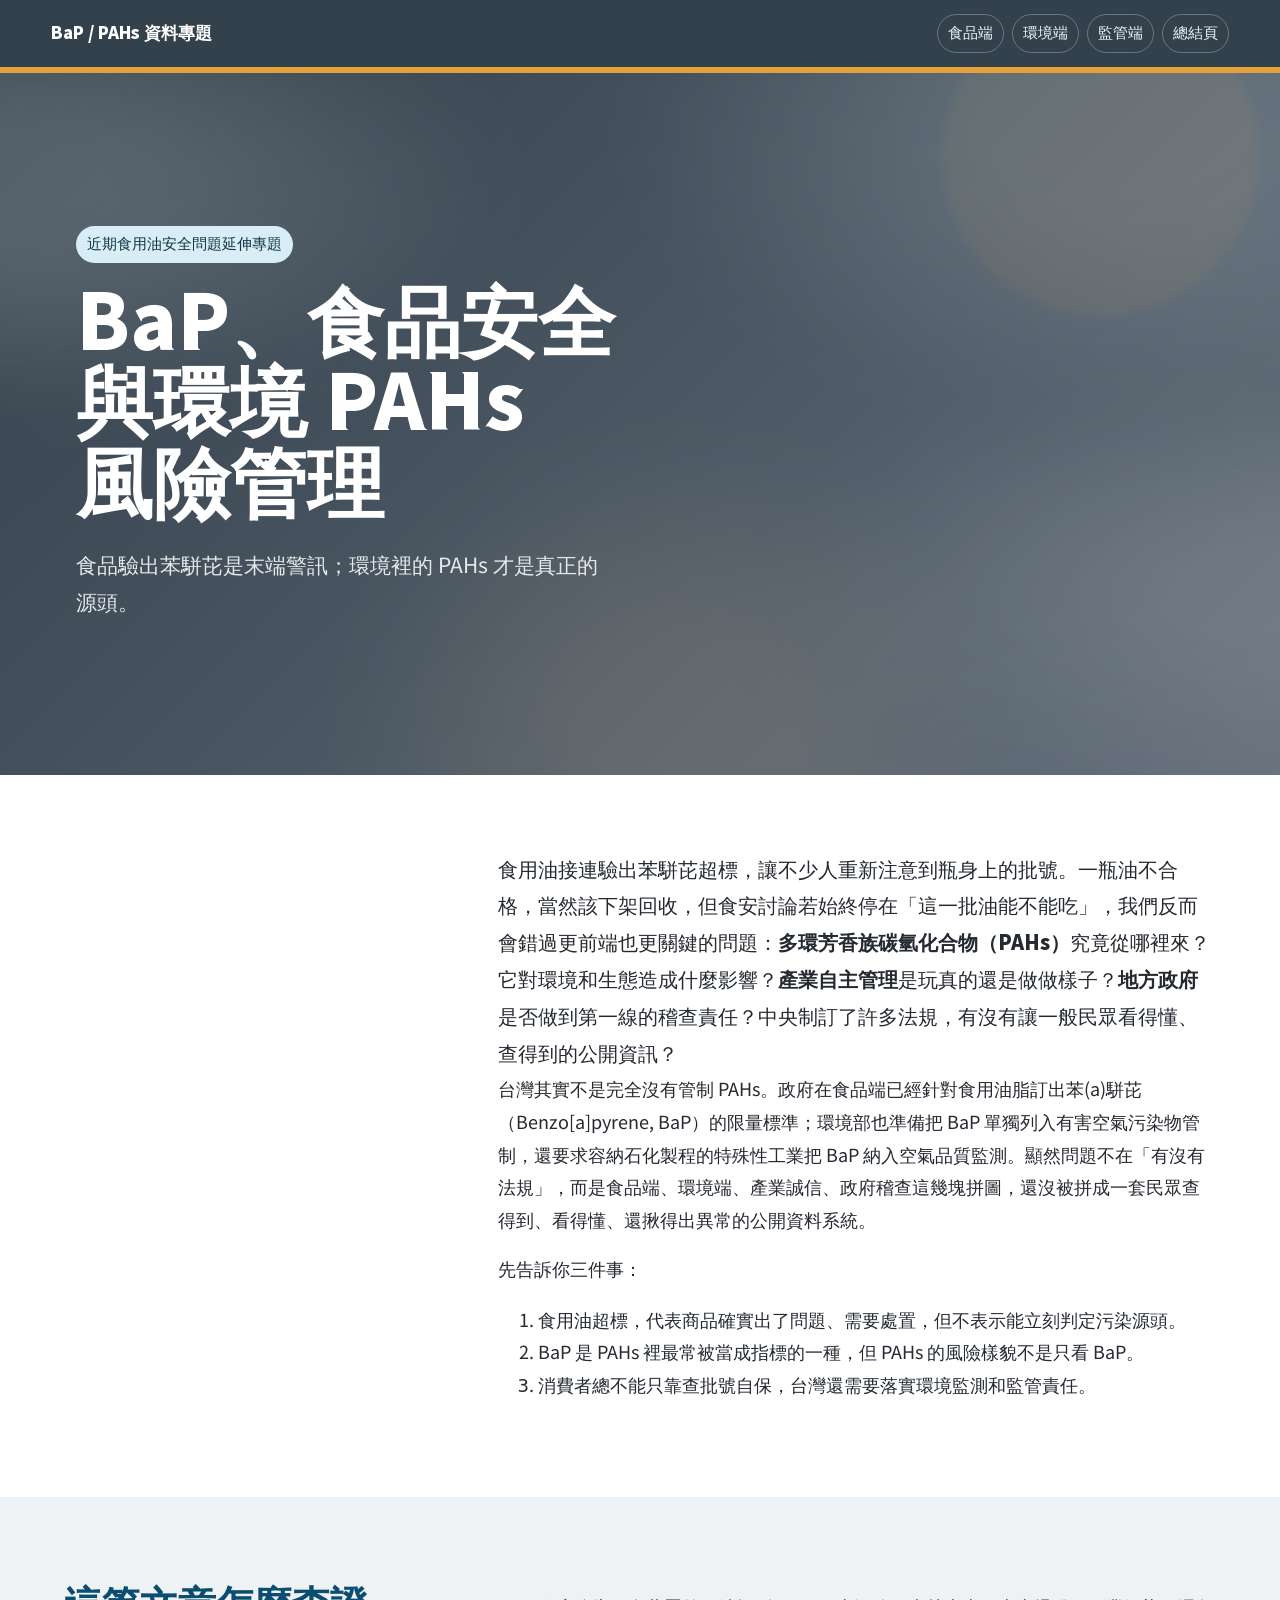
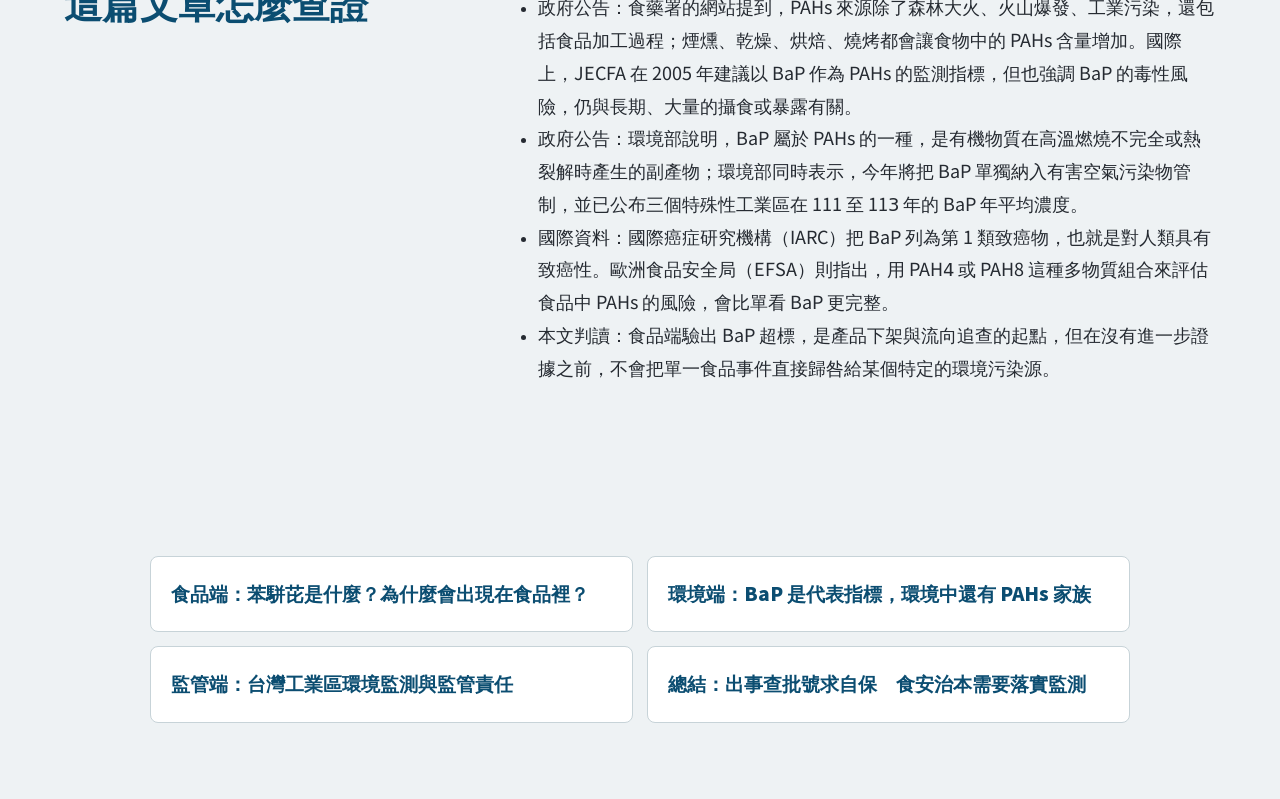
<file: index.html>
<!doctype html>
<html lang="zh-Hant">
<head>
  <meta charset="utf-8">
  <meta name="viewport" content="width=device-width, initial-scale=1">
  <title>BaP、食品安全與環境 PAHs 風險管理｜BaP / PAHs 資料專題</title>
  <meta name="description" content="食用油事件延伸專題：苯駢芘、食品風險與環境 PAHs 管理。">
  <link rel="stylesheet" href="styles.css">
</head>
<body>
  <header class="topbar">
    <a class="brand" href="index.html">BaP / PAHs 資料專題</a>
    <nav class="nav" aria-label="頁面導覽">
      <a href="food.html">食品端</a>
      <a href="environment.html">環境端</a>
      <a href="oversight.html">監管端</a>
      <a href="summary.html">總結頁</a>
    </nav>
  </header>
  <section class="hero smoke-band">
    <div class="hero-copy">
      <div class="eyebrow">近期食用油安全問題延伸專題</div>
      <h1>BaP、食品安全與環境 PAHs 風險管理</h1>
      <p>食品驗出苯駢芘是末端警訊；環境裡的 PAHs 才是真正的源頭。</p>
    </div>
  </section>
  <main>
    <section class="band band-light">
      <div class="section-grid">
        <div></div>
        <div class="content">
          <p class="lead">食用油接連驗出苯駢芘超標，讓不少人重新注意到瓶身上的批號。一瓶油不合格，當然該下架回收，但食安討論若始終停在「這一批油能不能吃」，我們反而會錯過更前端也更關鍵的問題：<strong>多環芳香族碳氫化合物（PAHs）</strong>究竟從哪裡來？它對環境和生態造成什麼影響？<strong>產業自主管理</strong>是玩真的還是做做樣子？<strong>地方政府</strong>是否做到第一線的稽查責任？中央制訂了許多法規，有沒有讓一般民眾看得懂、查得到的公開資訊？</p>
          <p>台灣其實不是完全沒有管制 PAHs。政府在食品端已經針對食用油脂訂出苯(a)駢芘（Benzo[a]pyrene, BaP）的限量標準；環境部也準備把 BaP 單獨列入有害空氣污染物管制，還要求容納石化製程的特殊性工業把 BaP 納入空氣品質監測。顯然問題不在「有沒有法規」，而是食品端、環境端、產業誠信、政府稽查這幾塊拼圖，還沒被拼成一套民眾查得到、看得懂、還揪得出異常的公開資料系統。</p>
          <p>先告訴你三件事：</p>
          <ol>
            <li>食用油超標，代表商品確實出了問題、需要處置，但不表示能立刻判定污染源頭。</li>
            <li>BaP 是 PAHs 裡最常被當成指標的一種，但 PAHs 的風險樣貌不是只看 BaP。</li>
            <li>消費者總不能只靠查批號自保，台灣還需要落實環境監測和監管責任。</li>
          </ol>
        </div>
      </div>
    </section>

    <section class="band band-gray">
      <div class="section-grid">
        <div><h2>這篇文章怎麼查證</h2></div>
        <div class="content">
          <ul>
            <li>政府公告：食藥署的網站提到，PAHs 來源除了森林大火、火山爆發、工業污染，還包括食品加工過程；煙燻、乾燥、烘焙、燒烤都會讓食物中的 PAHs 含量增加。國際上，JECFA 在 2005 年建議以 BaP 作為 PAHs 的監測指標，但也強調 BaP 的毒性風險，仍與長期、大量的攝食或暴露有關。</li>
            <li>政府公告：環境部說明，BaP 屬於 PAHs 的一種，是有機物質在高溫燃燒不完全或熱裂解時產生的副產物；環境部同時表示，今年將把 BaP 單獨納入有害空氣污染物管制，並已公布三個特殊性工業區在 111 至 113 年的 BaP 年平均濃度。</li>
            <li>國際資料：國際癌症研究機構（IARC）把 BaP 列為第 1 類致癌物，也就是對人類具有致癌性。歐洲食品安全局（EFSA）則指出，用 PAH4 或 PAH8 這種多物質組合來評估食品中 PAHs 的風險，會比單看 BaP 更完整。</li>
            <li>本文判讀：食品端驗出 BaP 超標，是產品下架與流向追查的起點，但在沒有進一步證據之前，不會把單一食品事件直接歸咎給某個特定的環境污染源。</li>
          </ul>
        </div>
      </div>
    </section>

    <section class="band band-gray">
      <div class="next-grid">
        <a class="next-link" href="food.html"><strong>食品端：苯駢芘是什麼？為什麼會出現在食品裡？</strong></a>
        <a class="next-link" href="environment.html"><strong>環境端：BaP 是代表指標，環境中還有 PAHs 家族</strong></a>
        <a class="next-link" href="oversight.html"><strong>監管端：台灣工業區環境監測與監管責任</strong></a>
        <a class="next-link" href="summary.html"><strong>總結：出事查批號求自保　食安治本需要落實監測</strong></a>
      </div>
    </section>
  </main>
</body>
</html>
</file>
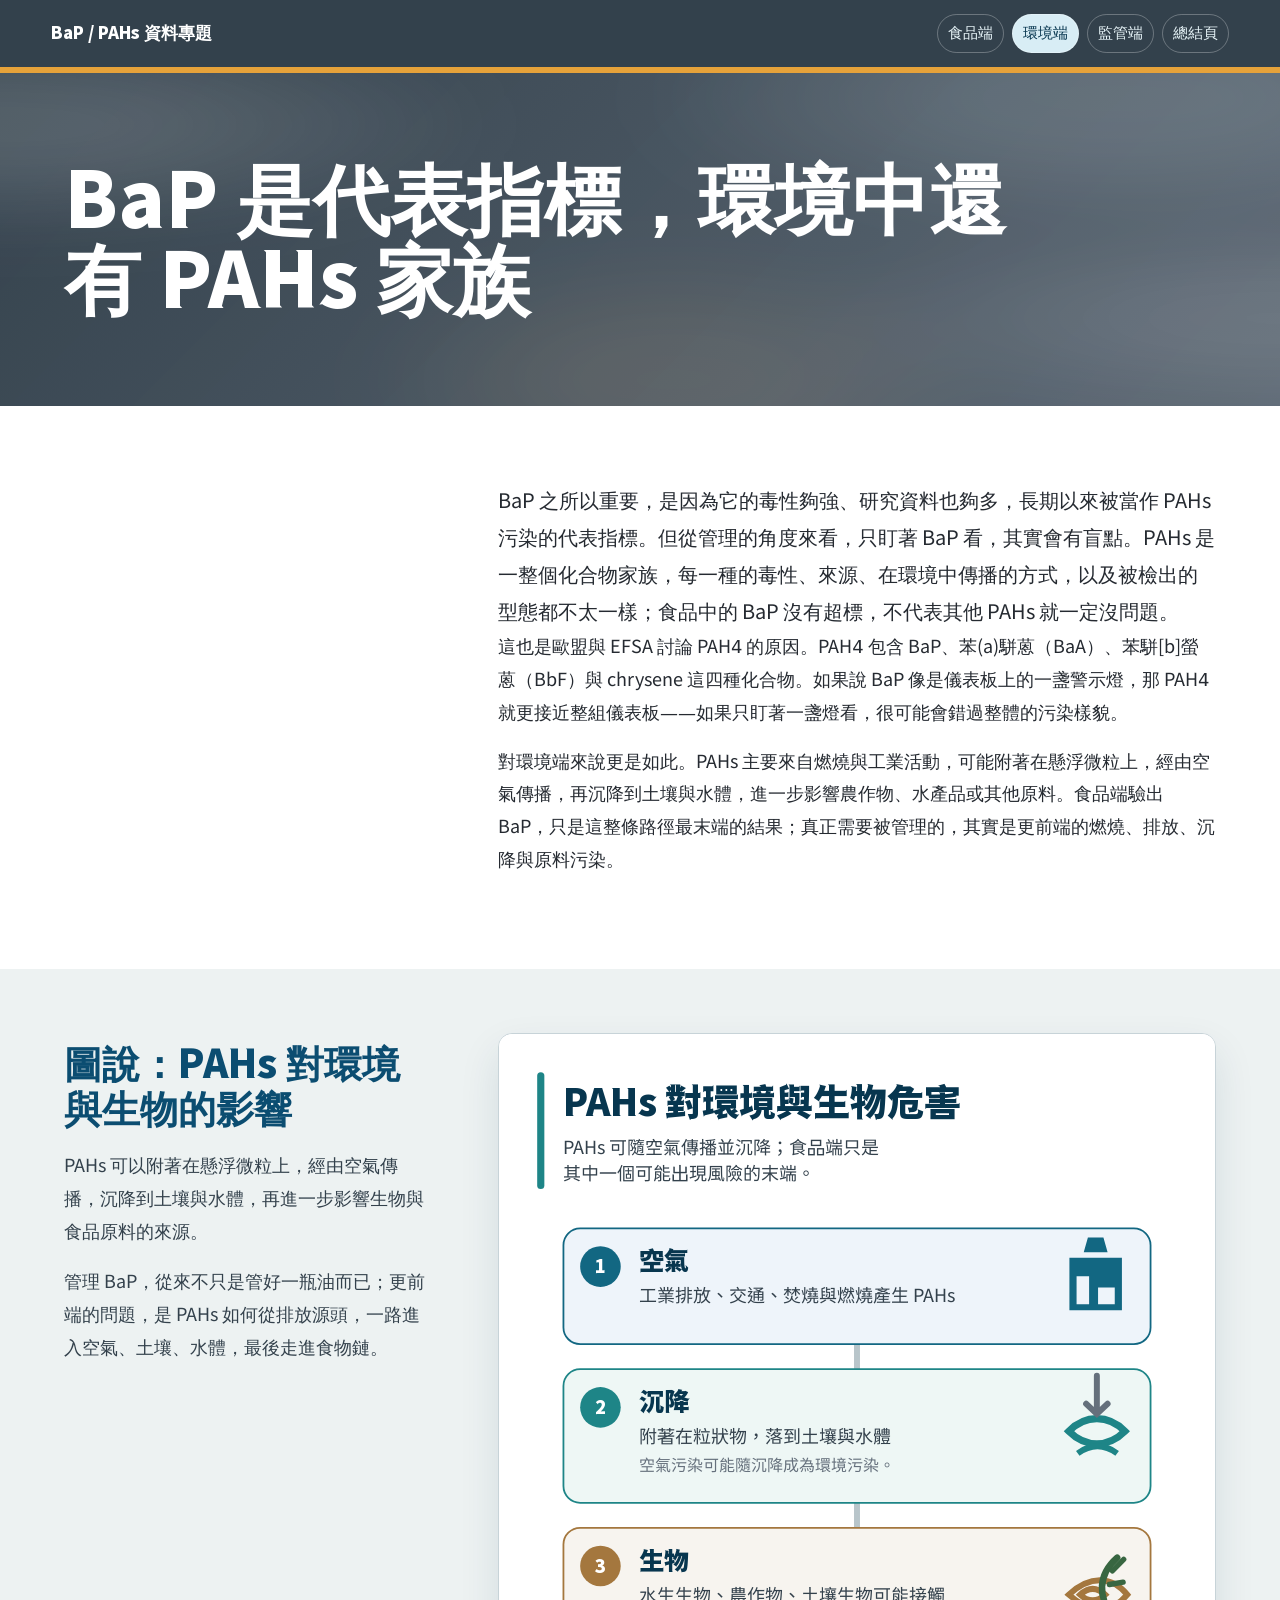
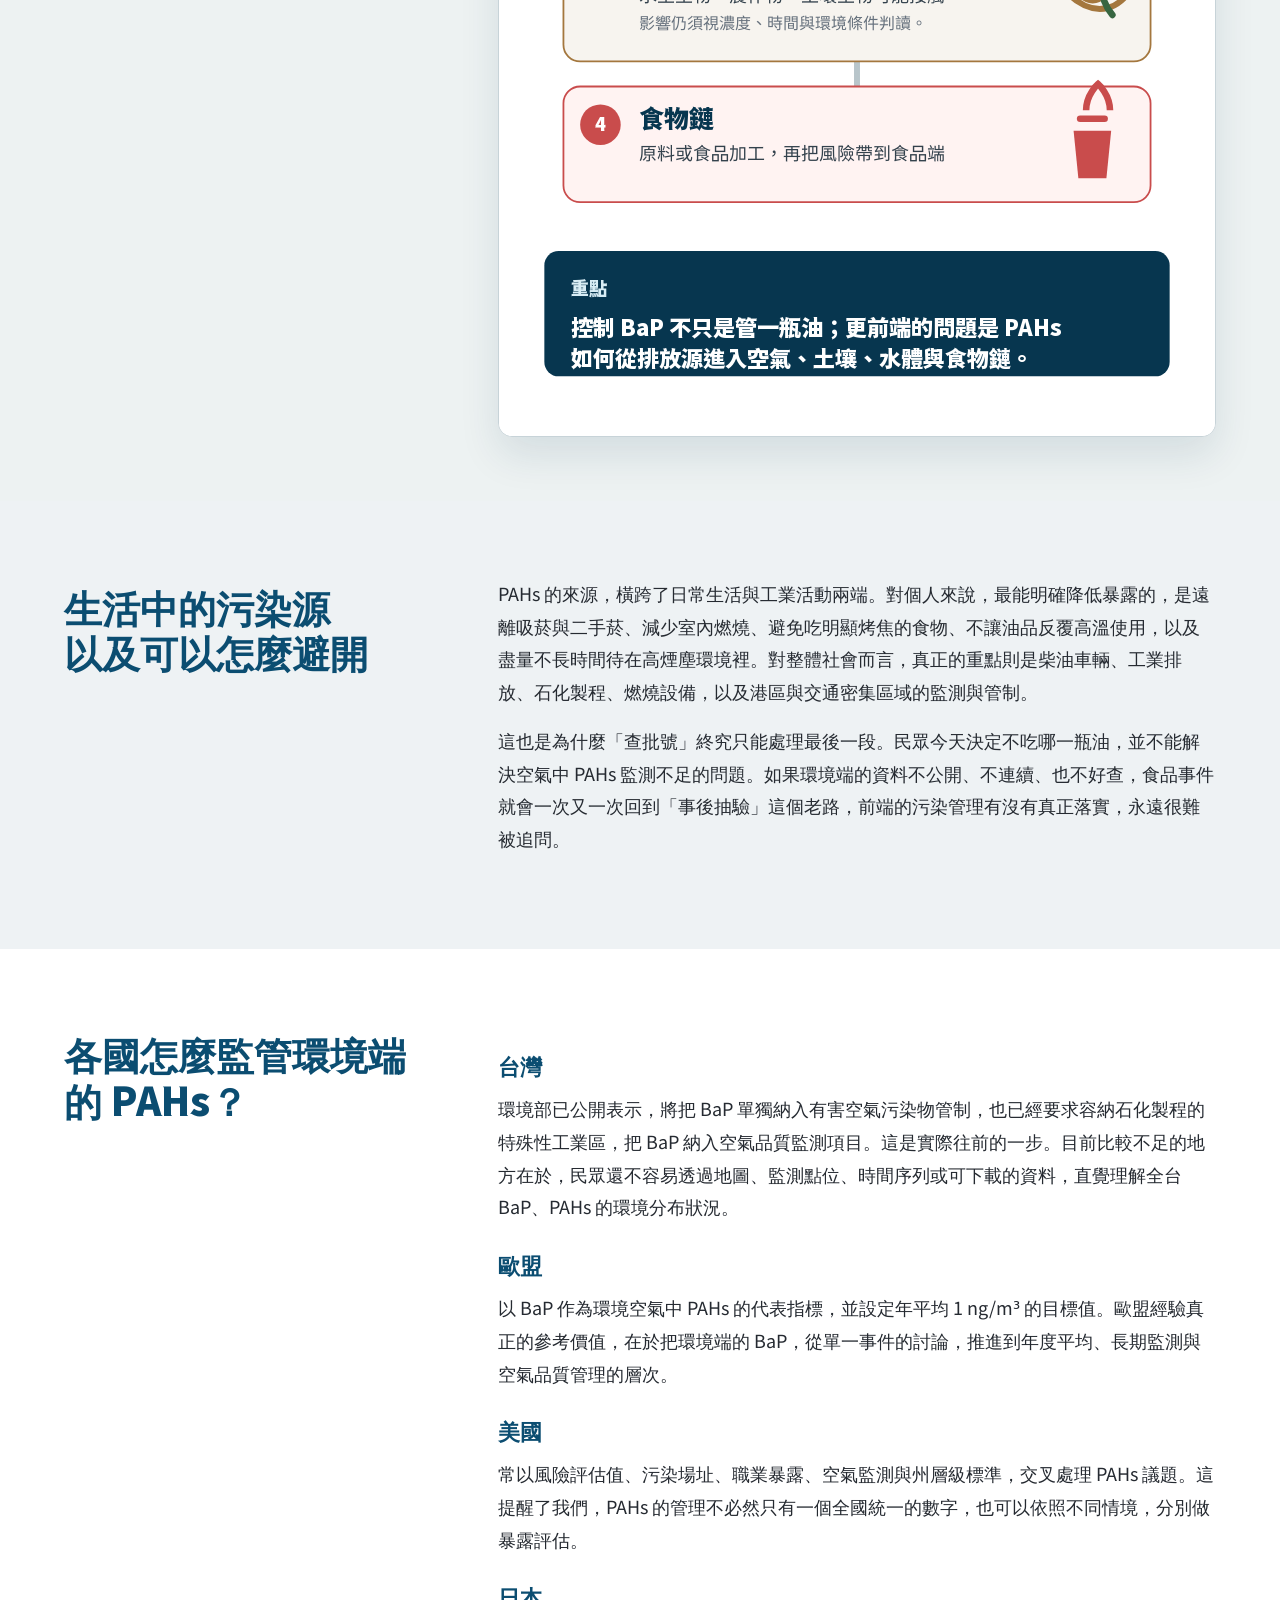
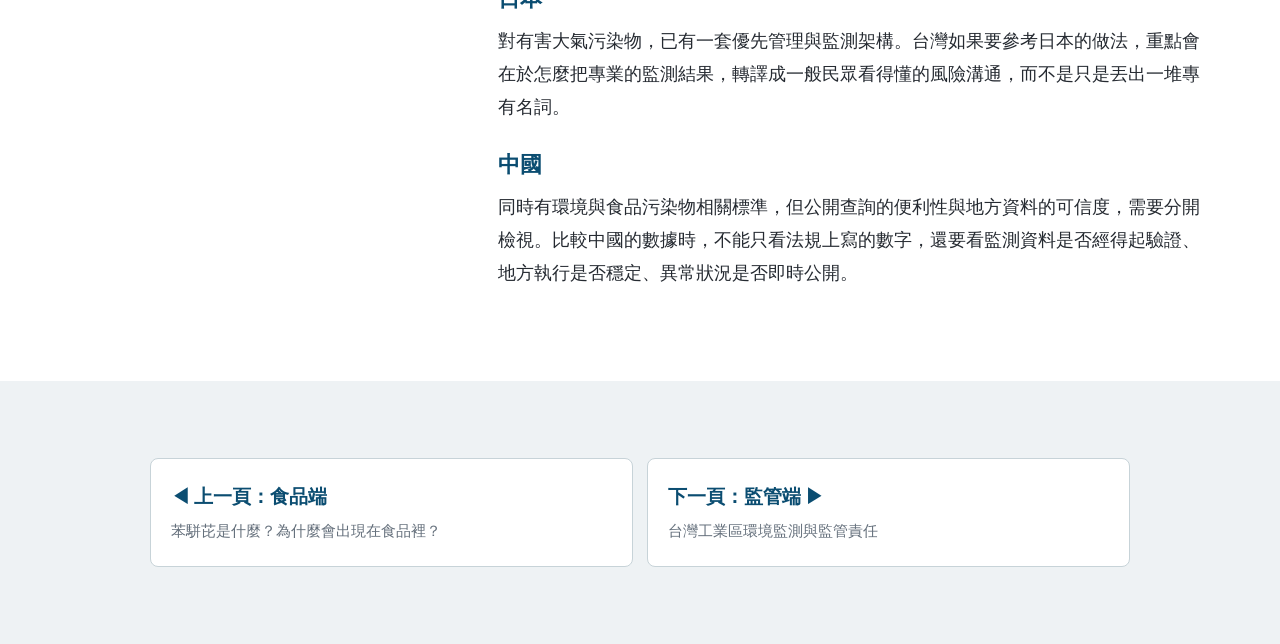
<file: environment.html>
<!doctype html>
<html lang="zh-Hant">
<head><meta charset="utf-8"><meta name="viewport" content="width=device-width, initial-scale=1"><title>BaP 是代表指標，環境中還有 PAHs 家族｜BaP / PAHs 資料專題</title><link rel="stylesheet" href="styles.css"></head>
<body>
  <header class="topbar"><a class="brand" href="index.html">BaP / PAHs 資料專題</a><nav class="nav" aria-label="頁面導覽"><a href="food.html">食品端</a><a href="environment.html" aria-current="page">環境端</a><a href="oversight.html">監管端</a><a href="summary.html">總結頁</a></nav></header>
  <section class="page-hero smoke-band"><h1>BaP 是代表指標，環境中還有 PAHs 家族</h1></section>
  <main>
    <section class="band band-light"><div class="section-grid"><div></div><div class="content"><p class="lead">BaP 之所以重要，是因為它的毒性夠強、研究資料也夠多，長期以來被當作 PAHs 污染的代表指標。但從管理的角度來看，只盯著 BaP 看，其實會有盲點。PAHs 是一整個化合物家族，每一種的毒性、來源、在環境中傳播的方式，以及被檢出的型態都不太一樣；食品中的 BaP 沒有超標，不代表其他 PAHs 就一定沒問題。</p><p>這也是歐盟與 EFSA 討論 PAH4 的原因。PAH4 包含 BaP、苯(a)駢蒽（BaA）、苯駢[b]螢蒽（BbF）與 chrysene 這四種化合物。如果說 BaP 像是儀表板上的一盞警示燈，那 PAH4 就更接近整組儀表板——如果只盯著一盞燈看，很可能會錯過整體的污染樣貌。</p><p>對環境端來說更是如此。PAHs 主要來自燃燒與工業活動，可能附著在懸浮微粒上，經由空氣傳播，再沉降到土壤與水體，進一步影響農作物、水產品或其他原料。食品端驗出 BaP，只是這整條路徑最末端的結果；真正需要被管理的，其實是更前端的燃燒、排放、沉降與原料污染。</p></div></div></section>
    <section class="band visual-band"><div class="visual-layout"><div class="visual-copy"><h2>圖說：PAHs 對環境與生物的影響</h2><p>PAHs 可以附著在懸浮微粒上，經由空氣傳播，沉降到土壤與水體，再進一步影響生物與食品原料的來源。</p><p>管理 BaP，從來不只是管好一瓶油而已；更前端的問題，是 PAHs 如何從排放源頭，一路進入空氣、土壤、水體，最後走進食物鏈。</p></div><figure class="visual-card"><img src="assets/card-02-pahs-environment.svg" alt="PAHs 對環境與生物危害的路徑圖。"></figure></div></section>
    <section class="band band-gray"><div class="section-grid"><div><h2>生活中的污染源<br>以及可以怎麼避開</h2></div><div class="content"><p>PAHs 的來源，橫跨了日常生活與工業活動兩端。對個人來說，最能明確降低暴露的，是遠離吸菸與二手菸、減少室內燃燒、避免吃明顯烤焦的食物、不讓油品反覆高溫使用，以及盡量不長時間待在高煙塵環境裡。對整體社會而言，真正的重點則是柴油車輛、工業排放、石化製程、燃燒設備，以及港區與交通密集區域的監測與管制。</p><p>這也是為什麼「查批號」終究只能處理最後一段。民眾今天決定不吃哪一瓶油，並不能解決空氣中 PAHs 監測不足的問題。如果環境端的資料不公開、不連續、也不好查，食品事件就會一次又一次回到「事後抽驗」這個老路，前端的污染管理有沒有真正落實，永遠很難被追問。</p></div></div></section>
    <section class="band band-light"><div class="section-grid"><div><h2>各國怎麼監管環境端的 PAHs？</h2></div><div class="content"><h3>台灣</h3><p>環境部已公開表示，將把 BaP 單獨納入有害空氣污染物管制，也已經要求容納石化製程的特殊性工業區，把 BaP 納入空氣品質監測項目。這是實際往前的一步。目前比較不足的地方在於，民眾還不容易透過地圖、監測點位、時間序列或可下載的資料，直覺理解全台 BaP、PAHs 的環境分布狀況。</p><h3>歐盟</h3><p>以 BaP 作為環境空氣中 PAHs 的代表指標，並設定年平均 1 ng/m³ 的目標值。歐盟經驗真正的參考價值，在於把環境端的 BaP，從單一事件的討論，推進到年度平均、長期監測與空氣品質管理的層次。</p><h3>美國</h3><p>常以風險評估值、污染場址、職業暴露、空氣監測與州層級標準，交叉處理 PAHs 議題。這提醒了我們，PAHs 的管理不必然只有一個全國統一的數字，也可以依照不同情境，分別做暴露評估。</p><h3>日本</h3><p>對有害大氣污染物，已有一套優先管理與監測架構。台灣如果要參考日本的做法，重點會在於怎麼把專業的監測結果，轉譯成一般民眾看得懂的風險溝通，而不是只是丟出一堆專有名詞。</p><h3>中國</h3><p>同時有環境與食品污染物相關標準，但公開查詢的便利性與地方資料的可信度，需要分開檢視。比較中國的數據時，不能只看法規上寫的數字，還要看監測資料是否經得起驗證、地方執行是否穩定、異常狀況是否即時公開。</p></div></div></section>
    <section class="band band-gray"><div class="next-grid"><a class="next-link" href="food.html"><strong>◀ 上一頁：食品端</strong><span>苯駢芘是什麼？為什麼會出現在食品裡？</span></a><a class="next-link" href="oversight.html"><strong>下一頁：監管端 ▶</strong><span>台灣工業區環境監測與監管責任</span></a></div></section>
  </main>
</body>
</html>
</file>
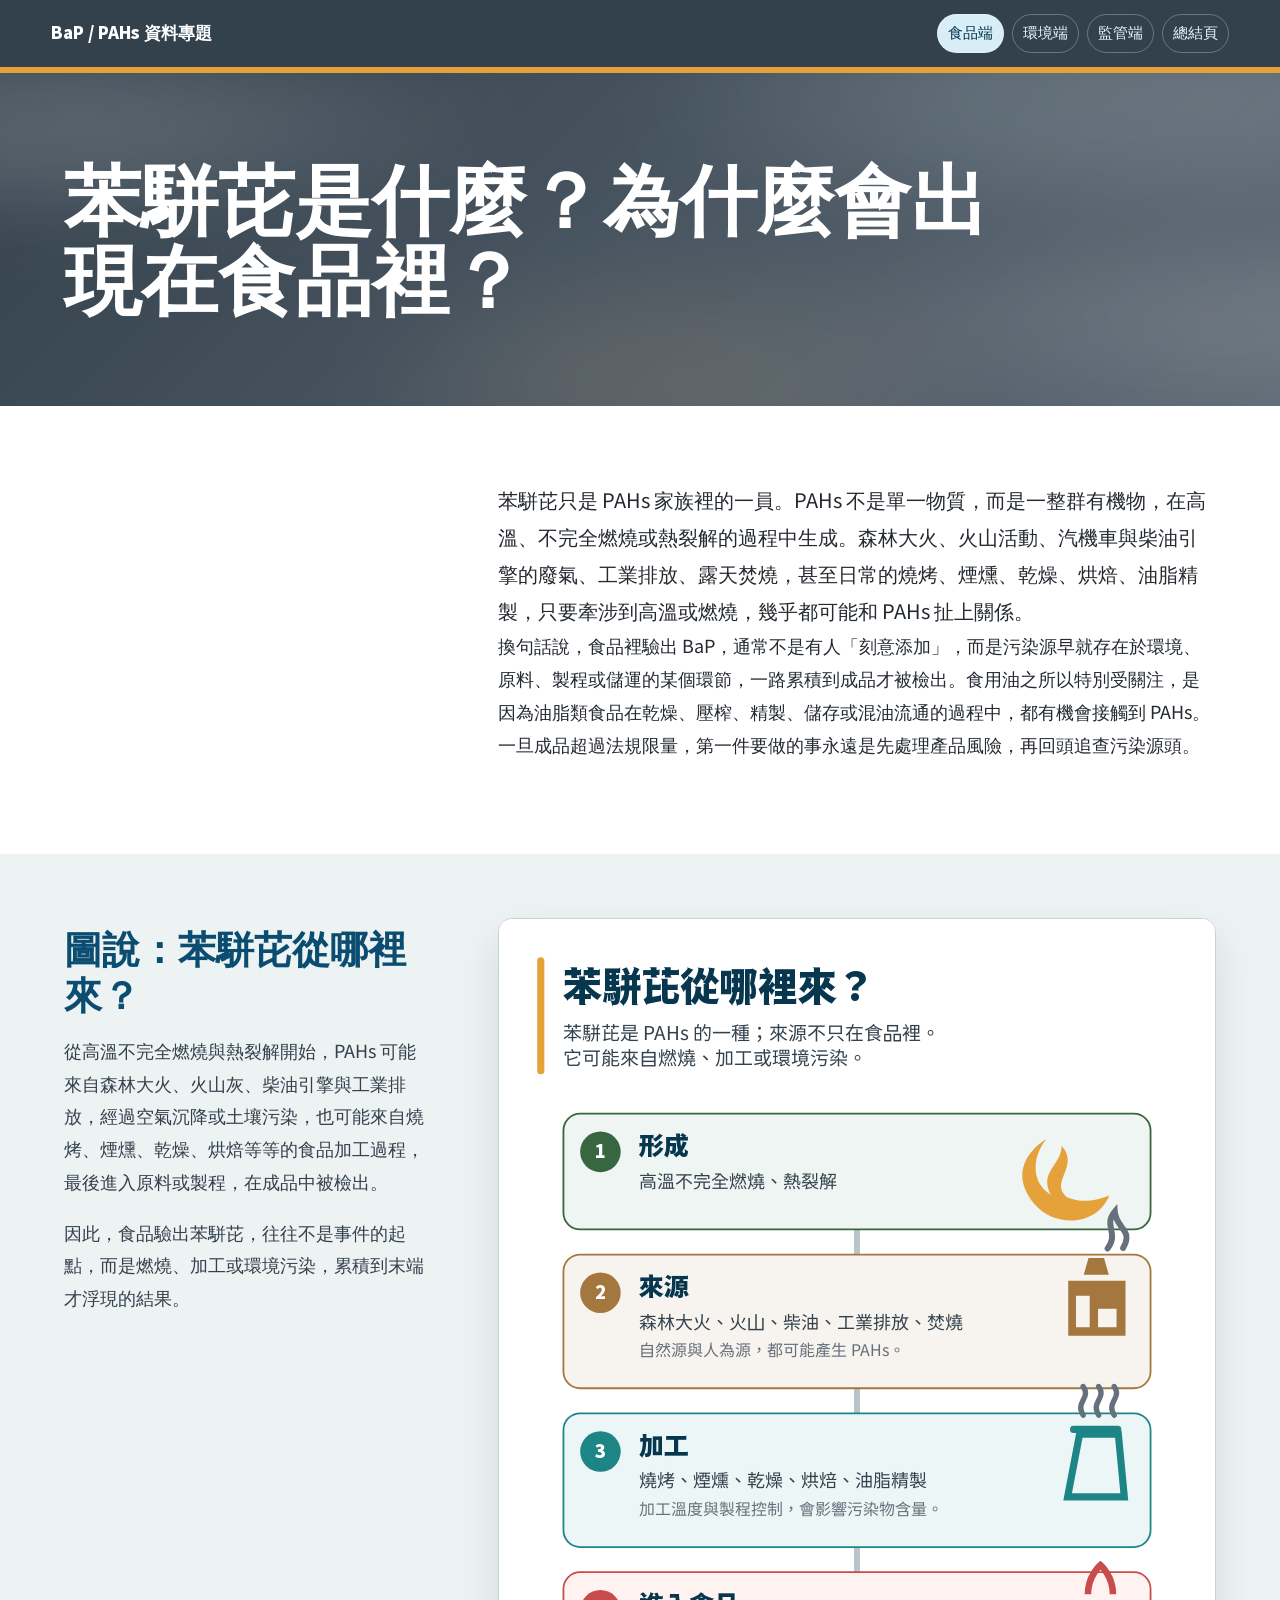
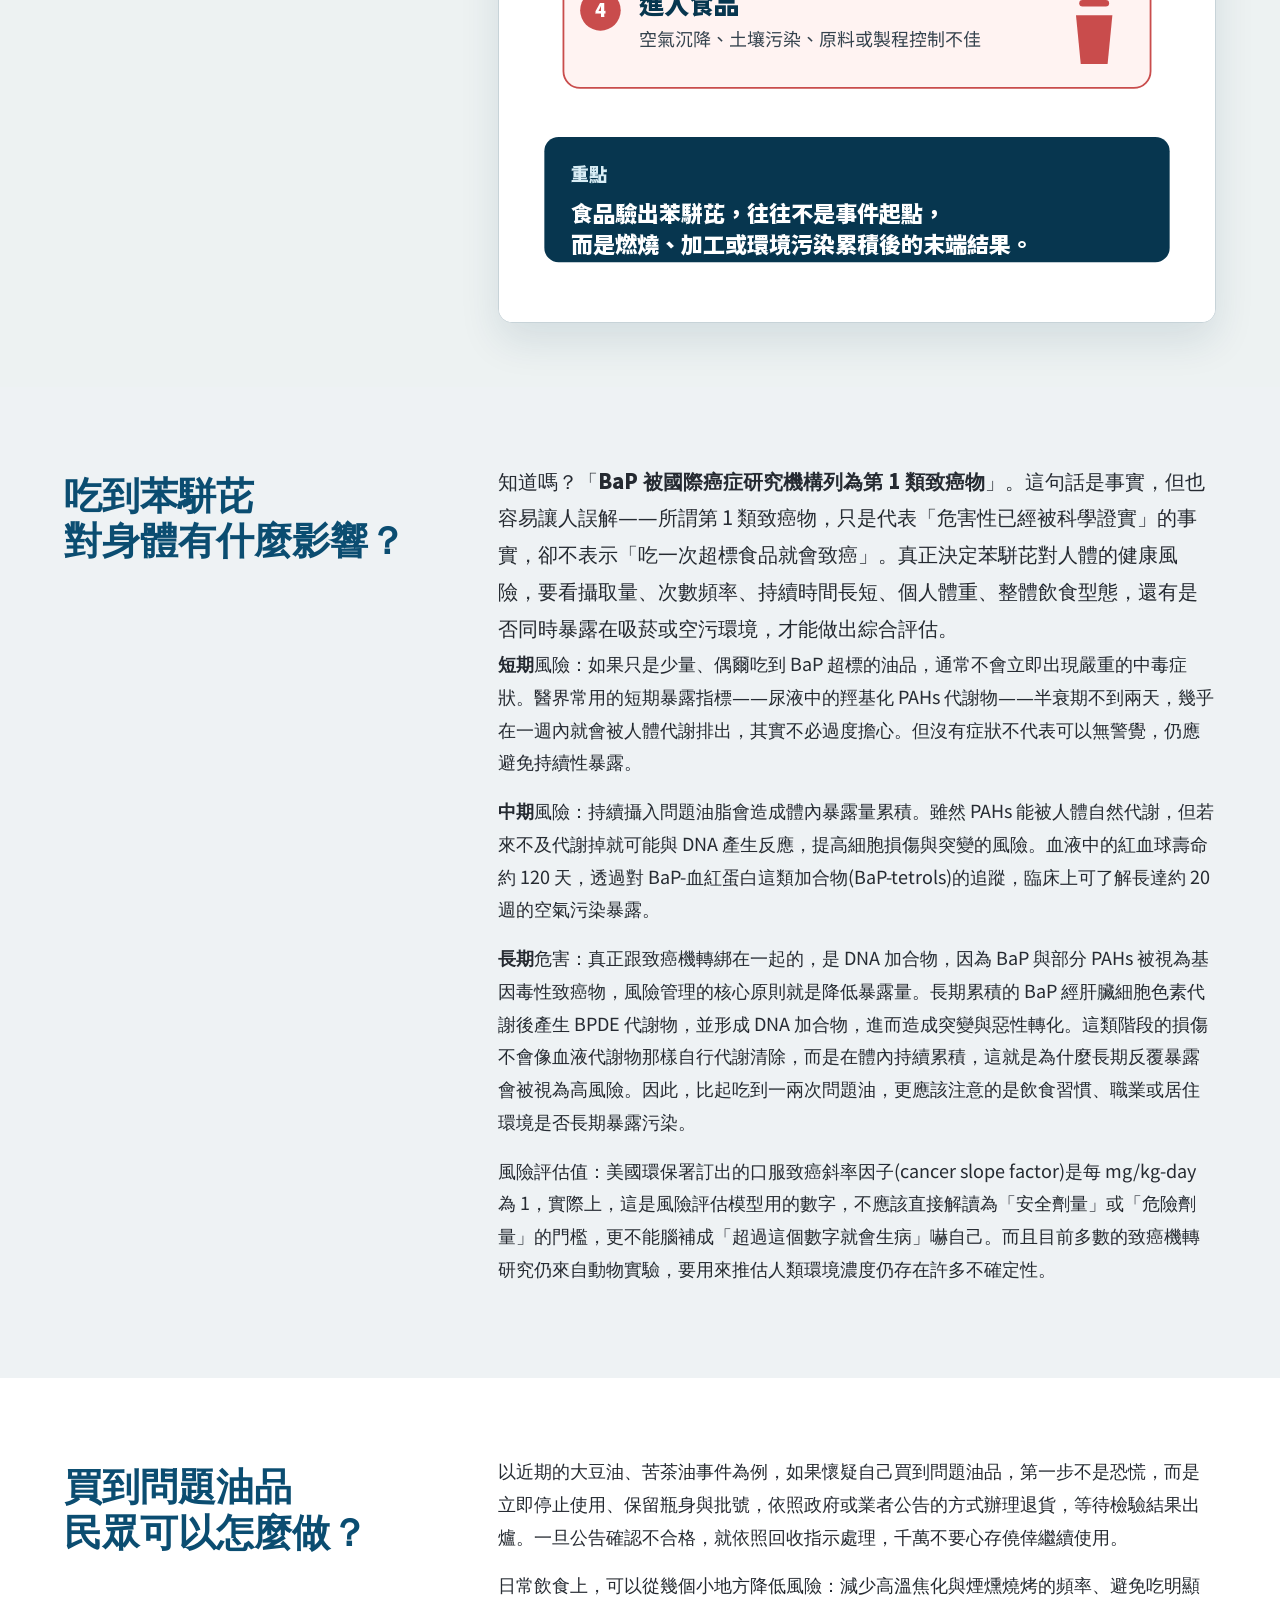
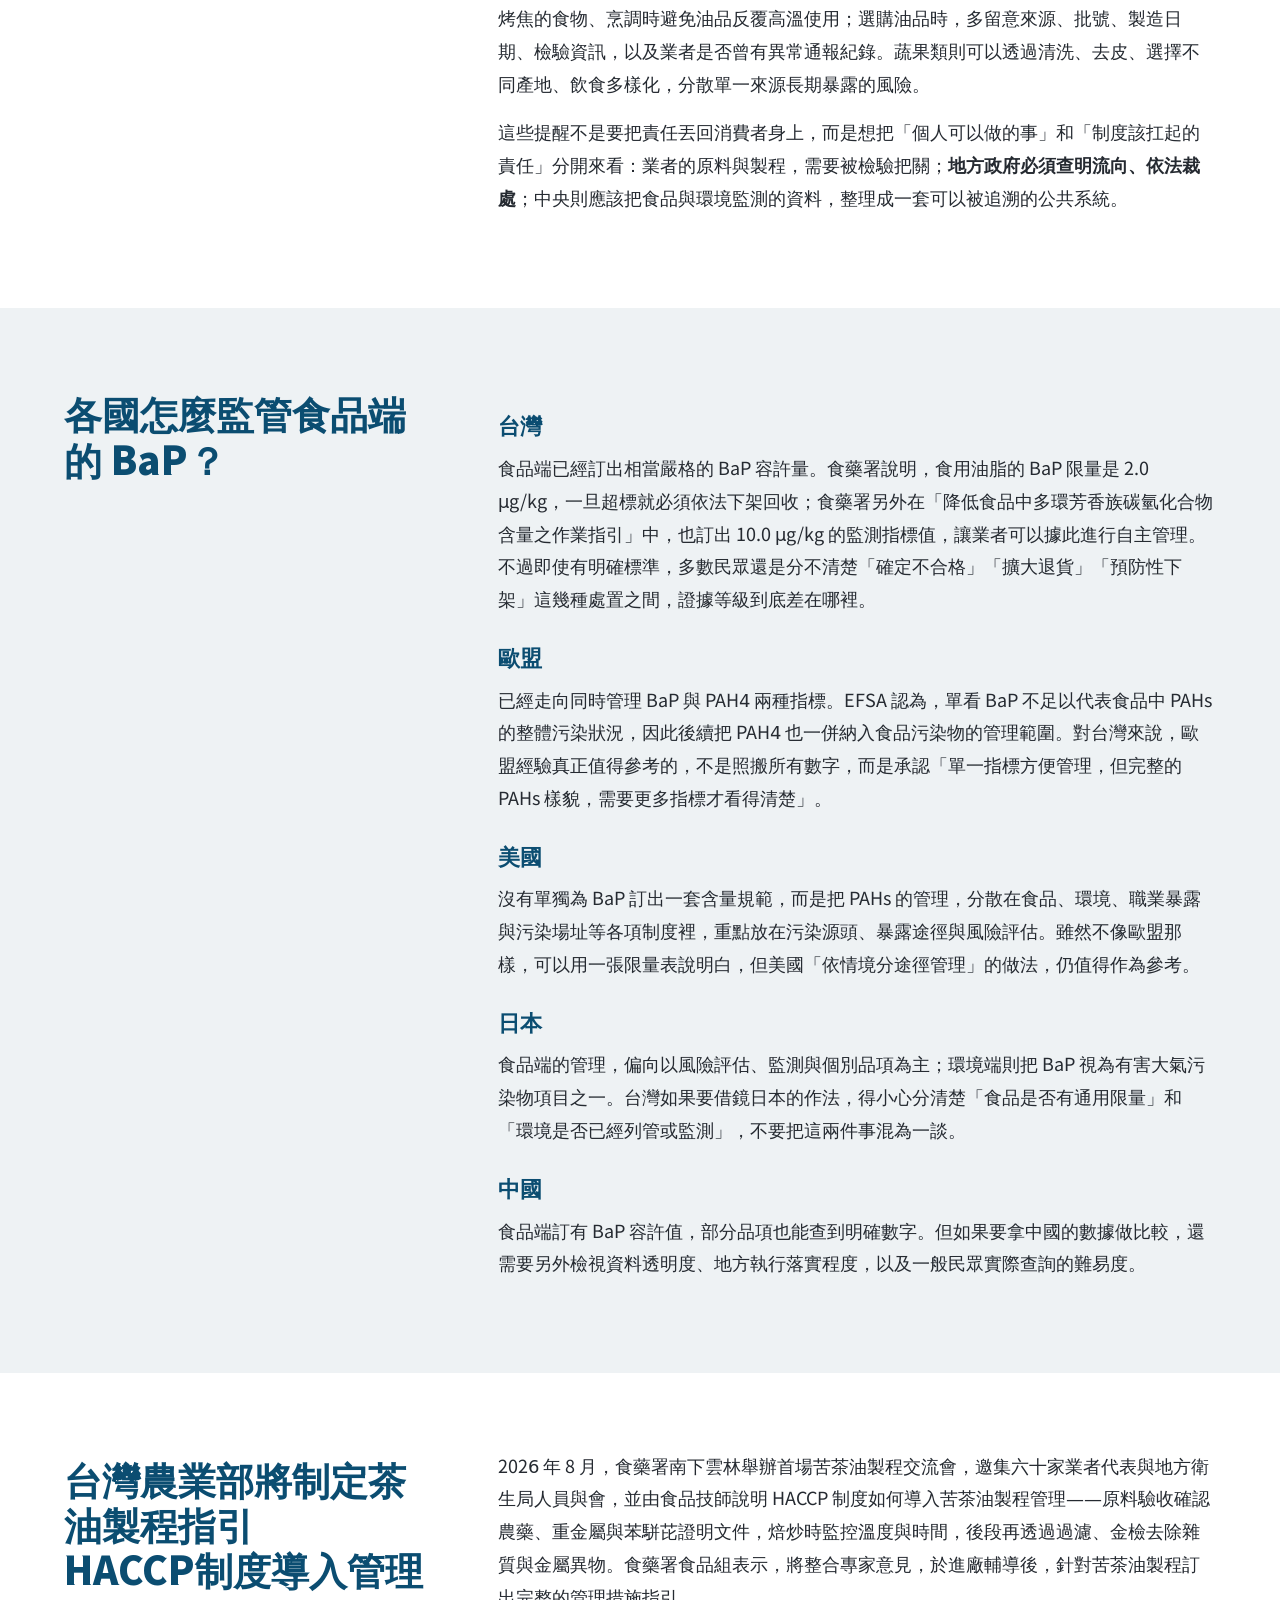
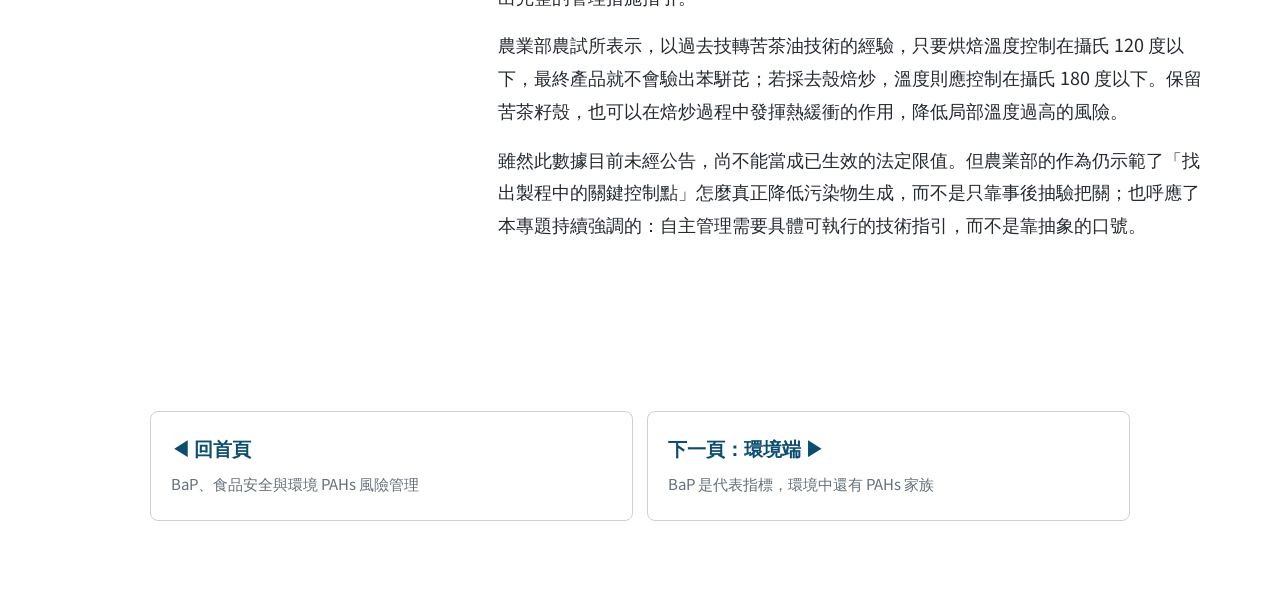
<file: food.html>
<!doctype html>
<html lang="zh-Hant">
<head><meta charset="utf-8"><meta name="viewport" content="width=device-width, initial-scale=1"><title>苯駢芘是什麼？為什麼會出現在食品裡？｜BaP / PAHs 資料專題</title><link rel="stylesheet" href="styles.css"></head>
<body>
  <header class="topbar"><a class="brand" href="index.html">BaP / PAHs 資料專題</a><nav class="nav" aria-label="頁面導覽"><a href="food.html" aria-current="page">食品端</a><a href="environment.html">環境端</a><a href="oversight.html">監管端</a><a href="summary.html">總結頁</a></nav></header>
  <section class="page-hero smoke-band"><h1>苯駢芘是什麼？為什麼會出現在食品裡？</h1></section>
  <main>
    <section class="band band-light"><div class="section-grid"><div></div><div class="content"><p class="lead">苯駢芘只是 PAHs 家族裡的一員。PAHs 不是單一物質，而是一整群有機物，在高溫、不完全燃燒或熱裂解的過程中生成。森林大火、火山活動、汽機車與柴油引擎的廢氣、工業排放、露天焚燒，甚至日常的燒烤、煙燻、乾燥、烘焙、油脂精製，只要牽涉到高溫或燃燒，幾乎都可能和 PAHs 扯上關係。</p><p>換句話說，食品裡驗出 BaP，通常不是有人「刻意添加」，而是污染源早就存在於環境、原料、製程或儲運的某個環節，一路累積到成品才被檢出。食用油之所以特別受關注，是因為油脂類食品在乾燥、壓榨、精製、儲存或混油流通的過程中，都有機會接觸到 PAHs。一旦成品超過法規限量，第一件要做的事永遠是先處理產品風險，再回頭追查污染源頭。</p></div></div></section>
    <section class="band visual-band"><div class="visual-layout"><div class="visual-copy"><h2>圖說：苯駢芘從哪裡來？</h2><p>從高溫不完全燃燒與熱裂解開始，PAHs 可能來自森林大火、火山灰、柴油引擎與工業排放，經過空氣沉降或土壤污染，也可能來自燒烤、煙燻、乾燥、烘焙等等的食品加工過程，最後進入原料或製程，在成品中被檢出。</p><p>因此，食品驗出苯駢芘，往往不是事件的起點，而是燃燒、加工或環境污染，累積到末端才浮現的結果。</p></div><figure class="visual-card"><img src="assets/card-01-bap-sources.svg" alt="苯駢芘的來源與進入食品的路徑圖。"></figure></div></section>
    <section class="band band-gray"><div class="section-grid"><div><h2>吃到苯駢芘<br>對身體有什麼影響？</h2></div><div class="content"><p class="lead">知道嗎？「<strong>BaP 被國際癌症研究機構列為第 1 類致癌物</strong>」。這句話是事實，但也容易讓人誤解——所謂第 1 類致癌物，只是代表「危害性已經被科學證實」的事實，卻不表示「吃一次超標食品就會致癌」。真正決定苯駢芘對人體的健康風險，要看攝取量、次數頻率、持續時間長短、個人體重、整體飲食型態，還有是否同時暴露在吸菸或空污環境，才能做出綜合評估。</p><p><strong>短期</strong>風險：如果只是少量、偶爾吃到 BaP 超標的油品，通常不會立即出現嚴重的中毒症狀。醫界常用的短期暴露指標——尿液中的羥基化 PAHs 代謝物——半衰期不到兩天，幾乎在一週內就會被人體代謝排出，其實不必過度擔心。但沒有症狀不代表可以無警覺，仍應避免持續性暴露。</p><p><strong>中期</strong>風險：持續攝入問題油脂會造成體內暴露量累積。雖然 PAHs 能被人體自然代謝，但若來不及代謝掉就可能與 DNA 產生反應，提高細胞損傷與突變的風險。血液中的紅血球壽命約 120 天，透過對 BaP-血紅蛋白這類加合物(BaP-tetrols)的追蹤，臨床上可了解長達約 20 週的空氣污染暴露。</p><p><strong>長期</strong>危害：真正跟致癌機轉綁在一起的，是 DNA 加合物，因為 BaP 與部分 PAHs 被視為基因毒性致癌物，風險管理的核心原則就是降低暴露量。長期累積的 BaP 經肝臟細胞色素代謝後產生 BPDE 代謝物，並形成 DNA 加合物，進而造成突變與惡性轉化。這類階段的損傷不會像血液代謝物那樣自行代謝清除，而是在體內持續累積，這就是為什麼長期反覆暴露會被視為高風險。因此，比起吃到一兩次問題油，更應該注意的是飲食習慣、職業或居住環境是否長期暴露污染。</p><p>風險評估值：美國環保署訂出的口服致癌斜率因子(cancer slope factor)是每 mg/kg-day 為 1，實際上，這是風險評估模型用的數字，不應該直接解讀為「安全劑量」或「危險劑量」的門檻，更不能腦補成「超過這個數字就會生病」嚇自己。而且目前多數的致癌機轉研究仍來自動物實驗，要用來推估人類環境濃度仍存在許多不確定性。</p></div></div></section>
    <section class="band band-light"><div class="section-grid"><div><h2>買到問題油品<br>民眾可以怎麼做？</h2></div><div class="content"><p>以近期的大豆油、苦茶油事件為例，如果懷疑自己買到問題油品，第一步不是恐慌，而是立即停止使用、保留瓶身與批號，依照政府或業者公告的方式辦理退貨，等待檢驗結果出爐。一旦公告確認不合格，就依照回收指示處理，千萬不要心存僥倖繼續使用。</p><p>日常飲食上，可以從幾個小地方降低風險：減少高溫焦化與煙燻燒烤的頻率、避免吃明顯烤焦的食物、烹調時避免油品反覆高溫使用；選購油品時，多留意來源、批號、製造日期、檢驗資訊，以及業者是否曾有異常通報紀錄。蔬果類則可以透過清洗、去皮、選擇不同產地、飲食多樣化，分散單一來源長期暴露的風險。</p><p>這些提醒不是要把責任丟回消費者身上，而是想把「個人可以做的事」和「制度該扛起的責任」分開來看：業者的原料與製程，需要被檢驗把關；<strong>地方政府必須查明流向、依法裁處</strong>；中央則應該把食品與環境監測的資料，整理成一套可以被追溯的公共系統。</p></div></div></section>
    <section class="band band-gray"><div class="section-grid"><div><h2>各國怎麼監管食品端的 BaP？</h2></div><div class="content"><h3>台灣</h3><p>食品端已經訂出相當嚴格的 BaP 容許量。食藥署說明，食用油脂的 BaP 限量是 2.0 μg/kg，一旦超標就必須依法下架回收；食藥署另外在「降低食品中多環芳香族碳氫化合物含量之作業指引」中，也訂出 10.0 μg/kg 的監測指標值，讓業者可以據此進行自主管理。不過即使有明確標準，多數民眾還是分不清楚「確定不合格」「擴大退貨」「預防性下架」這幾種處置之間，證據等級到底差在哪裡。</p><h3>歐盟</h3><p>已經走向同時管理 BaP 與 PAH4 兩種指標。EFSA 認為，單看 BaP 不足以代表食品中 PAHs 的整體污染狀況，因此後續把 PAH4 也一併納入食品污染物的管理範圍。對台灣來說，歐盟經驗真正值得參考的，不是照搬所有數字，而是承認「單一指標方便管理，但完整的 PAHs 樣貌，需要更多指標才看得清楚」。</p><h3>美國</h3><p>沒有單獨為 BaP 訂出一套含量規範，而是把 PAHs 的管理，分散在食品、環境、職業暴露與污染場址等各項制度裡，重點放在污染源頭、暴露途徑與風險評估。雖然不像歐盟那樣，可以用一張限量表說明白，但美國「依情境分途徑管理」的做法，仍值得作為參考。</p><h3>日本</h3><p>食品端的管理，偏向以風險評估、監測與個別品項為主；環境端則把 BaP 視為有害大氣污染物項目之一。台灣如果要借鏡日本的作法，得小心分清楚「食品是否有通用限量」和「環境是否已經列管或監測」，不要把這兩件事混為一談。</p><h3>中國</h3><p>食品端訂有 BaP 容許值，部分品項也能查到明確數字。但如果要拿中國的數據做比較，還需要另外檢視資料透明度、地方執行落實程度，以及一般民眾實際查詢的難易度。</p></div></div></section>
    
    <section class="band band-light"><div class="section-grid"><div><h2>台灣農業部將制定茶油製程指引<br>
HACCP制度導入管理</h2></div><div class="content"><p>
2026 年 8 月，食藥署南下雲林舉辦首場苦茶油製程交流會，邀集六十家業者代表與地方衛生局人員與會，並由食品技師說明 HACCP 制度如何導入苦茶油製程管理——原料驗收確認農藥、重金屬與苯駢芘證明文件，焙炒時監控溫度與時間，後段再透過過濾、金檢去除雜質與金屬異物。食藥署食品組表示，將整合專家意見，於進廠輔導後，針對苦茶油製程訂出完整的管理措施指引。</p><p>
農業部農試所表示，以過去技轉苦茶油技術的經驗，只要烘焙溫度控制在攝氏 120 度以下，最終產品就不會驗出苯駢芘；若採去殼焙炒，溫度則應控制在攝氏 180 度以下。保留苦茶籽殼，也可以在焙炒過程中發揮熱緩衝的作用，降低局部溫度過高的風險。</p><p>     
雖然此數據目前未經公告，尚不能當成已生效的法定限值。但農業部的作為仍示範了「找出製程中的關鍵控制點」怎麼真正降低污染物生成，而不是只靠事後抽驗把關；也呼應了本專題持續強調的：自主管理需要具體可執行的技術指引，而不是靠抽象的口號。</p></div></div></section>
    
    <section class="band band-light"><div class="next-grid"><a class="next-link" href="index.html"><strong>◀ 回首頁</strong><span>BaP、食品安全與環境 PAHs 風險管理</span></a><a class="next-link" href="environment.html"><strong>下一頁：環境端 ▶</strong><span>BaP 是代表指標，環境中還有 PAHs 家族</span></a></div></section>
  </main>
</body>
</html>
</file>
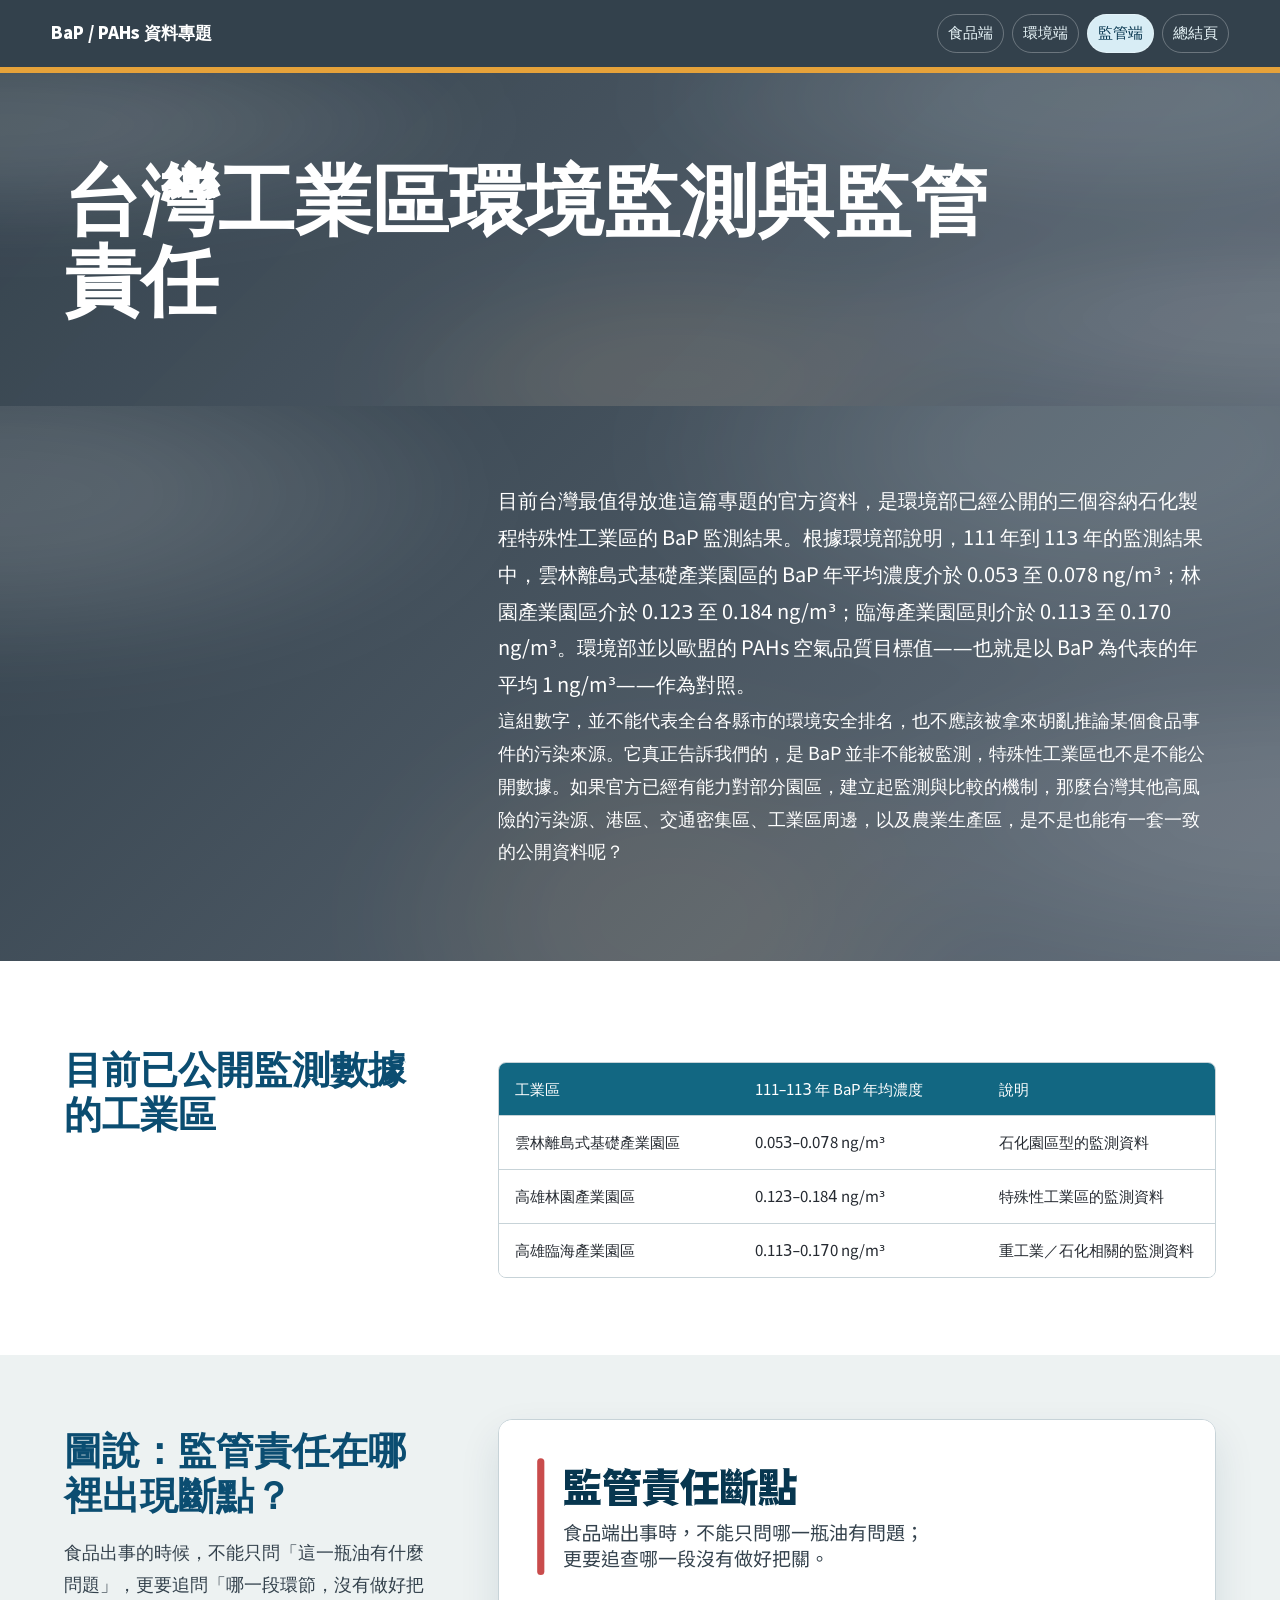
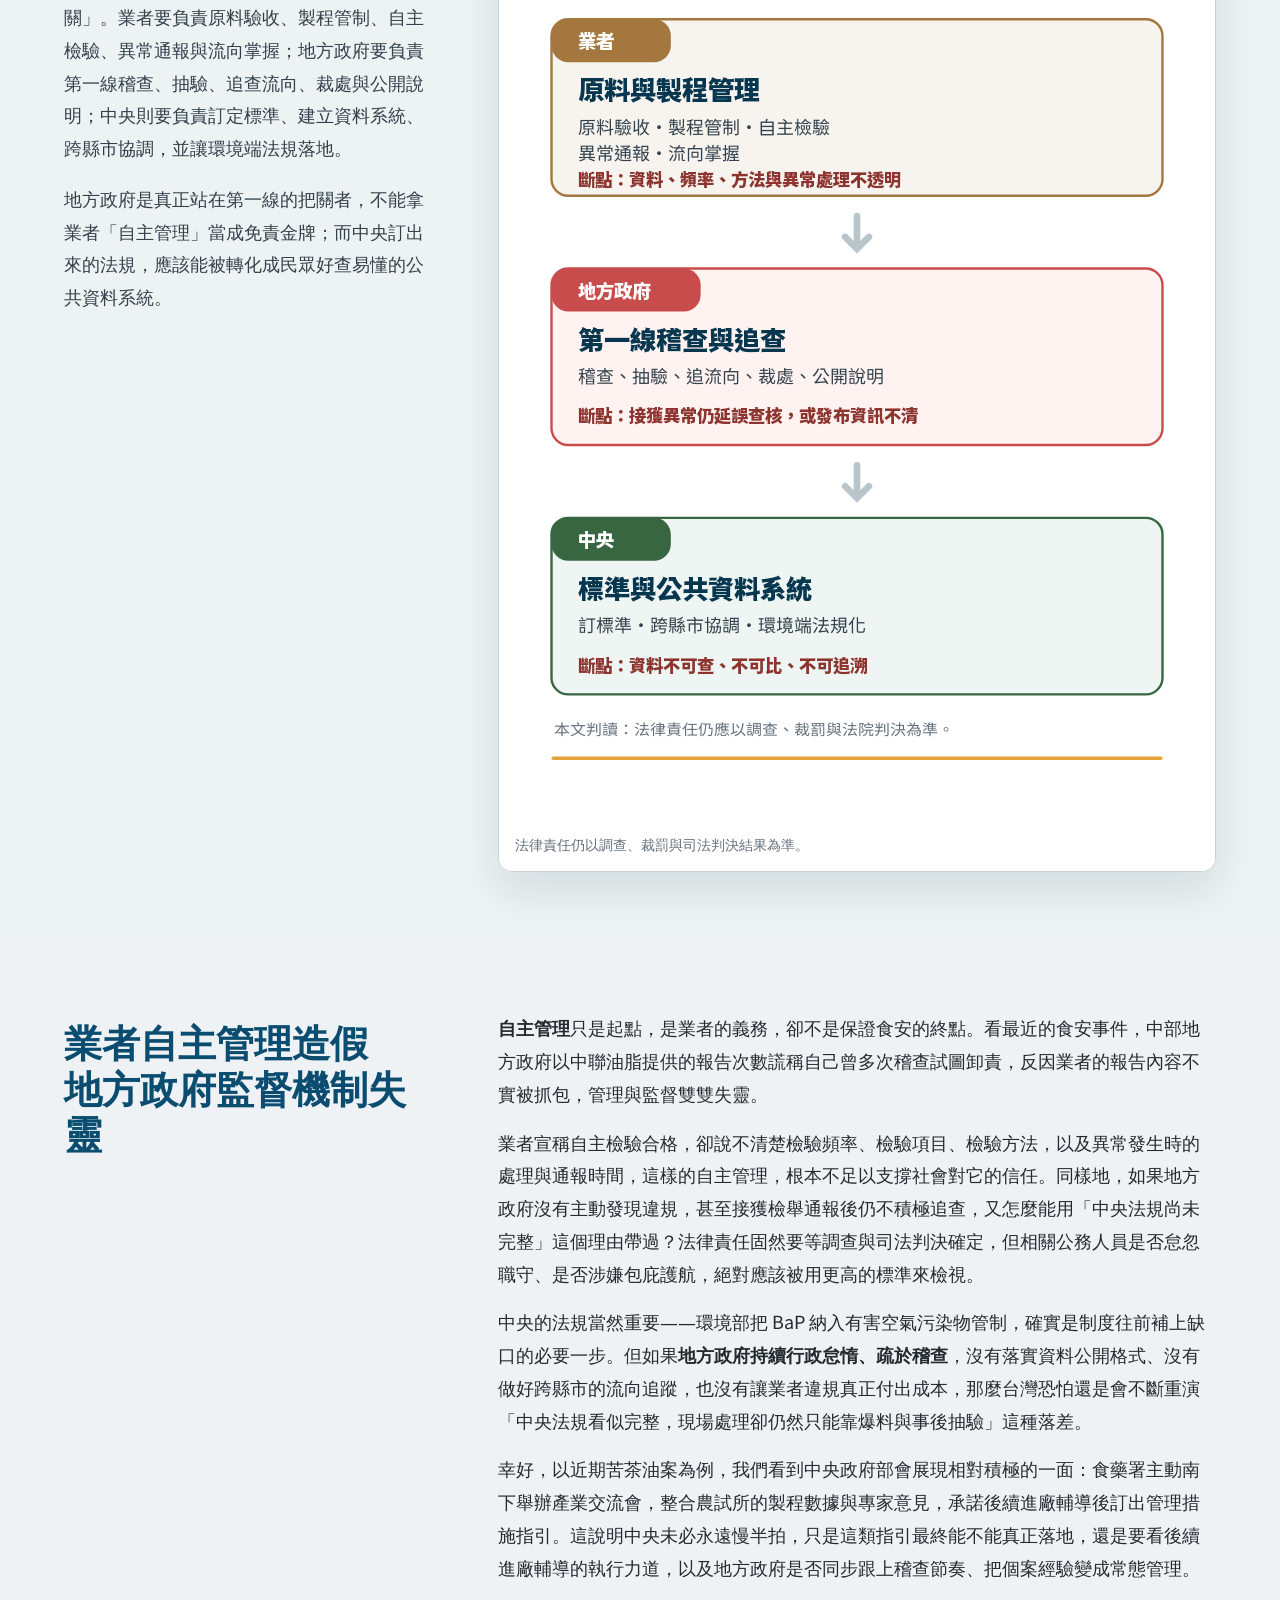
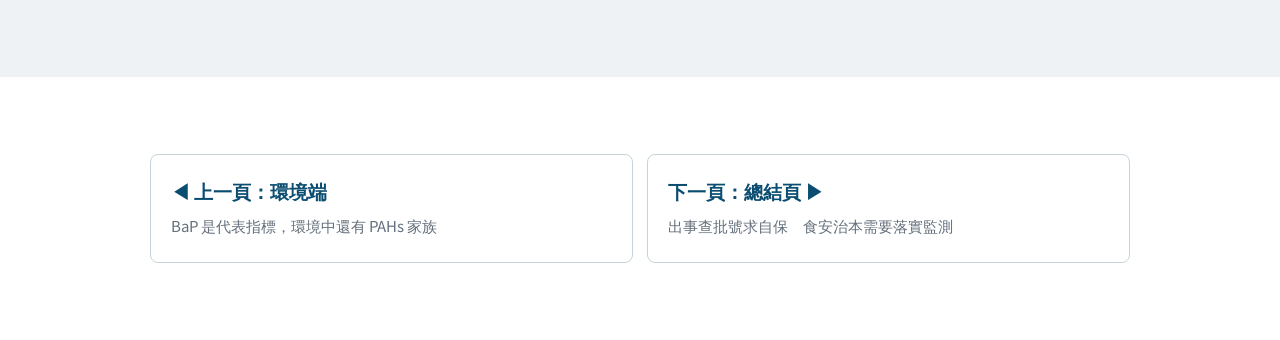
<file: oversight.html>
<!doctype html>
<html lang="zh-Hant">
<head><meta charset="utf-8"><meta name="viewport" content="width=device-width, initial-scale=1"><title>台灣工業區環境監測與監管責任｜BaP / PAHs 資料專題</title><link rel="stylesheet" href="styles.css"></head>
<body>
  <header class="topbar"><a class="brand" href="index.html">BaP / PAHs 資料專題</a><nav class="nav" aria-label="頁面導覽"><a href="food.html">食品端</a><a href="environment.html">環境端</a><a href="oversight.html" aria-current="page">監管端</a><a href="summary.html">總結頁</a></nav></header>
  <section class="page-hero smoke-band"><h1>台灣工業區環境監測與監管責任</h1></section>
  <main>
    <section class="band band-blue smoke-band"><div class="section-grid"><div></div><div class="content"><p class="lead">目前台灣最值得放進這篇專題的官方資料，是環境部已經公開的三個容納石化製程特殊性工業區的 BaP 監測結果。根據環境部說明，111 年到 113 年的監測結果中，雲林離島式基礎產業園區的 BaP 年平均濃度介於 0.053 至 0.078 ng/m³；林園產業園區介於 0.123 至 0.184 ng/m³；臨海產業園區則介於 0.113 至 0.170 ng/m³。環境部並以歐盟的 PAHs 空氣品質目標值——也就是以 BaP 為代表的年平均 1 ng/m³——作為對照。</p><p>這組數字，並不能代表全台各縣市的環境安全排名，也不應該被拿來胡亂推論某個食品事件的污染來源。它真正告訴我們的，是 BaP 並非不能被監測，特殊性工業區也不是不能公開數據。如果官方已經有能力對部分園區，建立起監測與比較的機制，那麼台灣其他高風險的污染源、港區、交通密集區、工業區周邊，以及農業生產區，是不是也能有一套一致的公開資料呢？</p></div></div></section>
    <section class="band band-light"><div class="section-grid"><div><h2>目前已公開監測數據的工業區</h2></div><div class="content"><div class="table-wrap"><table><thead><tr><th>工業區</th><th>111–113 年 BaP 年均濃度</th><th>說明</th></tr></thead><tbody><tr><td>雲林離島式基礎產業園區</td><td>0.053–0.078 ng/m³</td><td>石化園區型的監測資料</td></tr><tr><td>高雄林園產業園區</td><td>0.123–0.184 ng/m³</td><td>特殊性工業區的監測資料</td></tr><tr><td>高雄臨海產業園區</td><td>0.113–0.170 ng/m³</td><td>重工業／石化相關的監測資料</td></tr></tbody></table></div></div></div></section>
    <section class="band visual-band"><div class="visual-layout"><div class="visual-copy"><h2>圖說：監管責任在哪裡出現斷點？</h2><p>食品出事的時候，不能只問「這一瓶油有什麼問題」，更要追問「哪一段環節，沒有做好把關」。業者要負責原料驗收、製程管制、自主檢驗、異常通報與流向掌握；地方政府要負責第一線稽查、抽驗、追查流向、裁處與公開說明；中央則要負責訂定標準、建立資料系統、跨縣市協調，並讓環境端法規落地。</p><p>地方政府是真正站在第一線的把關者，不能拿業者「自主管理」當成免責金牌；而中央訂出來的法規，應該能被轉化成民眾好查易懂的公共資料系統。</p></div><figure class="visual-card"><img src="assets/card-03-accountability.svg" alt="業者、地方政府與中央的監管責任斷點圖。"><figcaption>法律責任仍以調查、裁罰與司法判決結果為準。</figcaption></figure></div></section>
    <section class="band band-gray"><div class="section-grid"><div><h2>業者自主管理造假<br>地方政府監督機制失靈</h2></div><div class="content"><p><strong>自主管理</strong>只是起點，是業者的義務，卻不是保證食安的終點。看最近的食安事件，中部地方政府以中聯油脂提供的報告次數謊稱自己曾多次稽查試圖卸責，反因業者的報告內容不實被抓包，管理與監督雙雙失靈。</p><p>業者宣稱自主檢驗合格，卻說不清楚檢驗頻率、檢驗項目、檢驗方法，以及異常發生時的處理與通報時間，這樣的自主管理，根本不足以支撐社會對它的信任。同樣地，如果地方政府沒有主動發現違規，甚至接獲檢舉通報後仍不積極追查，又怎麼能用「中央法規尚未完整」這個理由帶過？法律責任固然要等調查與司法判決確定，但相關公務人員是否怠忽職守、是否涉嫌包庇護航，絕對應該被用更高的標準來檢視。</p><p>中央的法規當然重要——環境部把 BaP 納入有害空氣污染物管制，確實是制度往前補上缺口的必要一步。但如果<strong>地方政府持續行政怠惰、疏於稽查</strong>，沒有落實資料公開格式、沒有做好跨縣市的流向追蹤，也沒有讓業者違規真正付出成本，那麼台灣恐怕還是會不斷重演「中央法規看似完整，現場處理卻仍然只能靠爆料與事後抽驗」這種落差。</p><p></p><p>
幸好，以近期苦茶油案為例，我們看到中央政府部會展現相對積極的一面：食藥署主動南下舉辦產業交流會，整合農試所的製程數據與專家意見，承諾後續進廠輔導後訂出管理措施指引。這說明中央未必永遠慢半拍，只是這類指引最終能不能真正落地，還是要看後續進廠輔導的執行力道，以及地方政府是否同步跟上稽查節奏、把個案經驗變成常態管理。</p></div></div></section>

    <section class="band band-light"><div class="next-grid"><a class="next-link" href="environment.html"><strong>◀ 上一頁：環境端</strong><span>BaP 是代表指標，環境中還有 PAHs 家族</span></a><a class="next-link" href="summary.html"><strong>下一頁：總結頁 ▶</strong><span>出事查批號求自保　食安治本需要落實監測</span></a></div></section>
  </main>
</body>
</html>
</file>
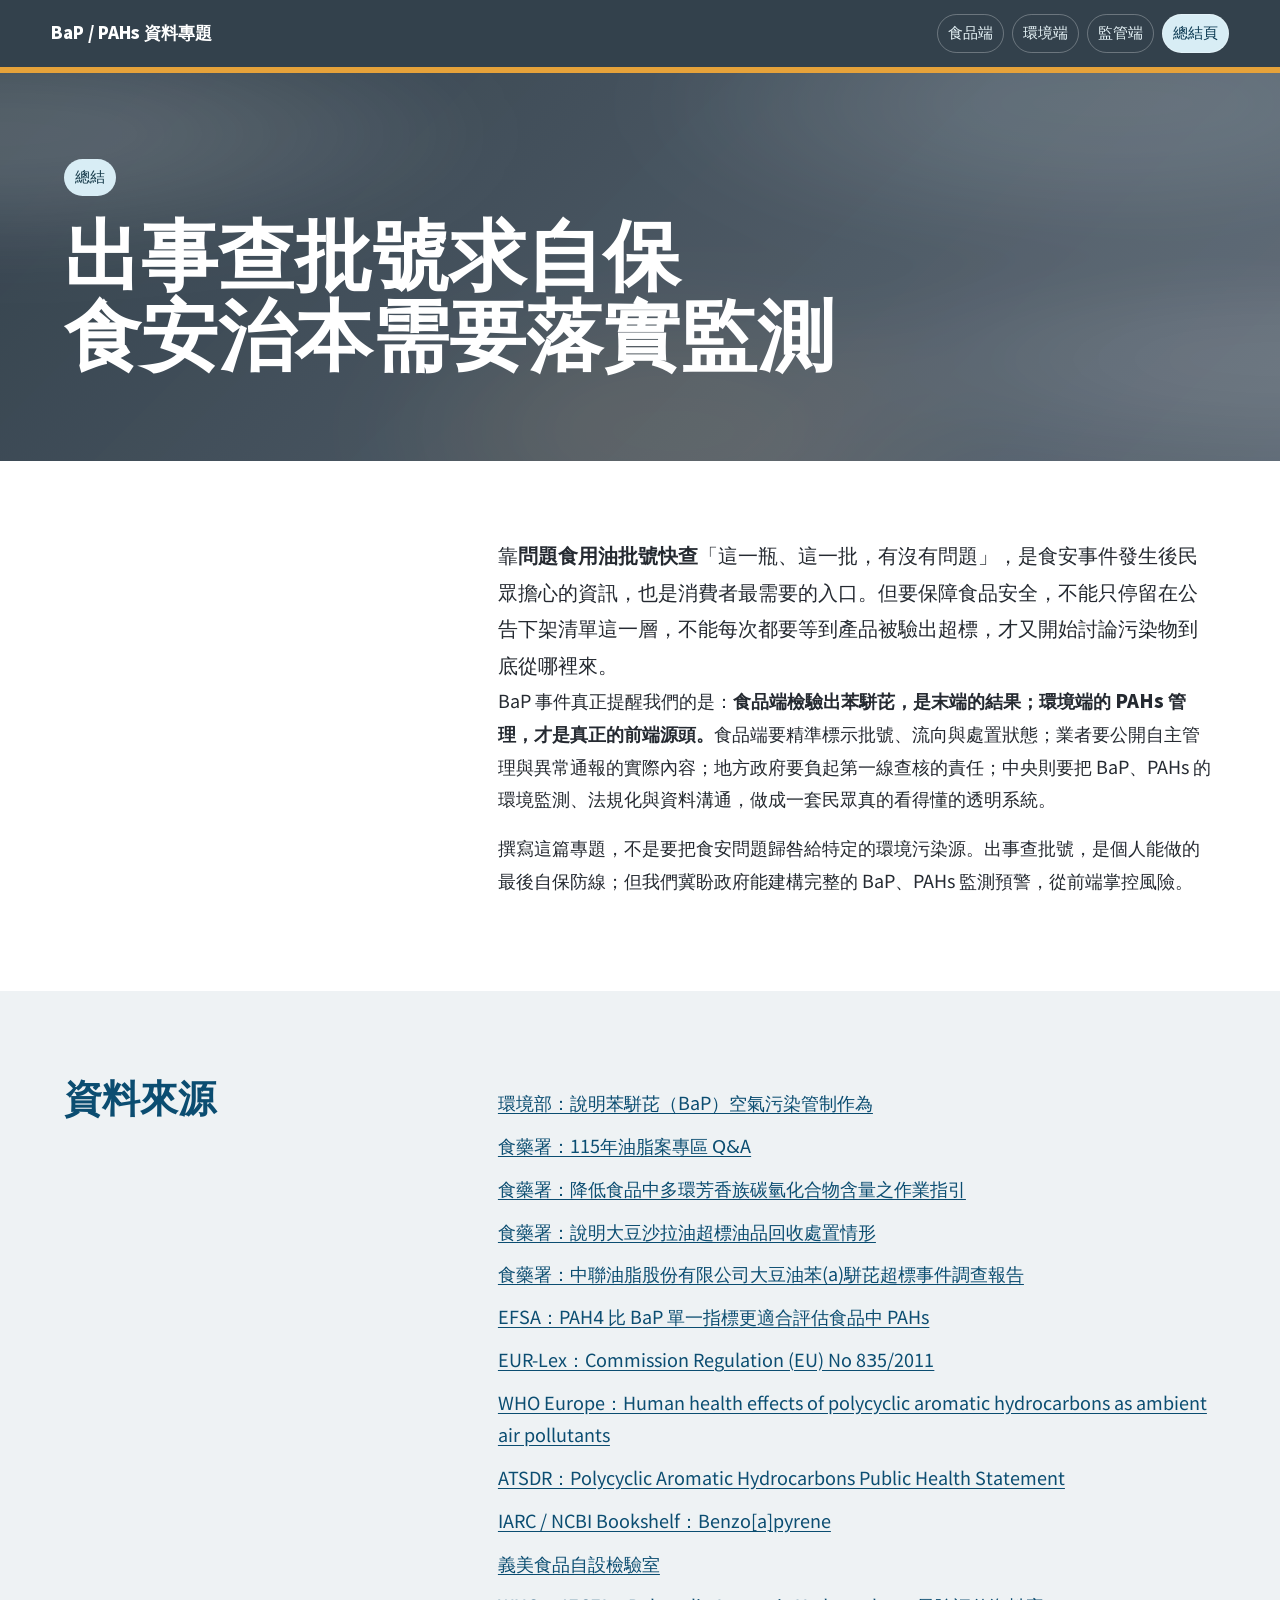
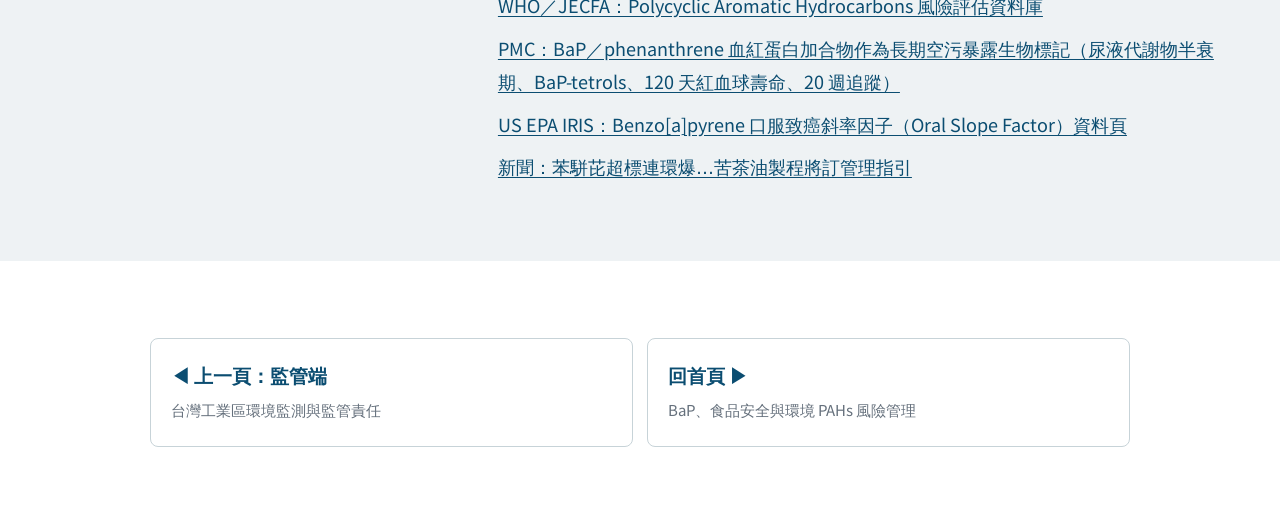
<file: summary.html>
<!doctype html>
<html lang="zh-Hant">
<head><meta charset="utf-8"><meta name="viewport" content="width=device-width, initial-scale=1"><title>出事查批號求自保　食安治本需要落實監測｜BaP / PAHs 資料專題</title><link rel="stylesheet" href="styles.css"></head>
<body>
  <header class="topbar"><a class="brand" href="index.html">BaP / PAHs 資料專題</a><nav class="nav" aria-label="頁面導覽"><a href="food.html">食品端</a><a href="environment.html">環境端</a><a href="oversight.html">監管端</a><a href="summary.html" aria-current="page">總結頁</a></nav></header>
  <section class="page-hero smoke-band"><div class="eyebrow">總結</div><h1>出事查批號求自保<br>食安治本需要落實監測</h1></section>
  <main>
    <section class="band band-light"><div class="section-grid"><div></div><div class="content"><p class="lead">靠<strong>問題食用油批號快查</strong>「這一瓶、這一批，有沒有問題」，是食安事件發生後民眾擔心的資訊，也是消費者最需要的入口。但要保障食品安全，不能只停留在公告下架清單這一層，不能每次都要等到產品被驗出超標，才又開始討論污染物到底從哪裡來。</p><p>BaP 事件真正提醒我們的是：<strong>食品端檢驗出苯駢芘，是末端的結果；環境端的 PAHs 管理，才是真正的前端源頭。</strong>食品端要精準標示批號、流向與處置狀態；業者要公開自主管理與異常通報的實際內容；地方政府要負起第一線查核的責任；中央則要把 BaP、PAHs 的環境監測、法規化與資料溝通，做成一套民眾真的看得懂的透明系統。</p><p>撰寫這篇專題，不是要把食安問題歸咎給特定的環境污染源。出事查批號，是個人能做的最後自保防線；但我們冀盼政府能建構完整的 BaP、PAHs 監測預警，從前端掌控風險。</p></div></div></section>
    <section class="band band-gray"><div class="section-grid"><div><h2>資料來源</h2></div><div class="content"><ul class="source-list"><li><a href="https://enews.moenv.gov.tw/moenv-news/zh-tw/News/13724">環境部：說明苯駢芘（BaP）空氣污染管制作為</a></li><li><a href="https://www.fda.gov.tw/tc/siteContent.aspx?sid=13714">食藥署：115年油脂案專區 Q&amp;A</a></li><li><a href="https://www.fda.gov.tw/tc/includes/GetFile.ashx?id=f637460439088132140&amp;iid=3395&amp;type=3">食藥署：降低食品中多環芳香族碳氫化合物含量之作業指引</a></li><li><a href="https://www.fda.gov.tw/tc/newsContent.aspx?cid=4&amp;id=t634410">食藥署：說明大豆沙拉油超標油品回收處置情形</a></li><li><a href="https://www.fda.gov.tw/TC/includes/GetFile.ashx?id=f639209533902835574&amp;iid=13727&amp;type=3">食藥署：中聯油脂股份有限公司大豆油苯(a)駢芘超標事件調查報告</a></li><li><a href="https://www.efsa.europa.eu/en/news/efsa-opinion-suitable-indicators-both-occurrence-and-toxicity-polycyclic">EFSA：PAH4 比 BaP 單一指標更適合評估食品中 PAHs</a></li><li><a href="https://eur-lex.europa.eu/legal-content/EN/TXT/HTML/?uri=CELEX%3A32011R0835">EUR-Lex：Commission Regulation (EU) No 835/2011</a></li><li><a href="https://www.who.int/europe/publications/i/item/9789289056533">WHO Europe：Human health effects of polycyclic aromatic hydrocarbons as ambient air pollutants</a></li><li><a href="https://wwwn.cdc.gov/tsp/PHS/PHS.aspx?phsid=120&amp;toxid=25">ATSDR：Polycyclic Aromatic Hydrocarbons Public Health Statement</a></li><li><a href="https://www.ncbi.nlm.nih.gov/books/NBK304415/">IARC / NCBI Bookshelf：Benzo[a]pyrene</a></li><li><a href="https://www.imeifoods.com.tw/lab/news2.html">義美食品自設檢驗室</a></li><li><a href="https://apps.who.int/food-additives-contaminants-jecfa-database/Home/Chemical/4306">WHO／JECFA：Polycyclic Aromatic Hydrocarbons 風險評估資料庫</a></li><li><a href="https://pmc.ncbi.nlm.nih.gov/articles/PMC11606450/">PMC：BaP／phenanthrene 血紅蛋白加合物作為長期空污暴露生物標記（尿液代謝物半衰期、BaP-tetrols、120 天紅血球壽命、20 週追蹤）</a></li><li><a href="https://iris.epa.gov/ChemicalLanding/%26substance_nmbr=136">US EPA IRIS：Benzo[a]pyrene 口服致癌斜率因子（Oral Slope Factor）資料頁</a></li>
         <li><a href="https://udn.com/news/story/124940/9692710">新聞：苯駢芘超標連環爆…苦茶油製程將訂管理指引</a></li>
      
      </ul></div></div></section>
    <section class="band band-light"><div class="next-grid"><a class="next-link" href="oversight.html"><strong>◀ 上一頁：監管端</strong><span>台灣工業區環境監測與監管責任</span></a><a class="next-link" href="index.html"><strong>回首頁 ▶</strong><span>BaP、食品安全與環境 PAHs 風險管理</span></a></div></section>
  </main>
</body>
</html>
</file>
<file: styles.css>
@font-face {
  font-family: "Swei Gospel Sans TC";
  src: url("assets/fonts/SweiGospelSansCJKtc-Regular-site.woff") format("woff");
  font-weight: 400 600;
  font-style: normal;
  font-display: swap;
}

@font-face {
  font-family: "Swei Gospel Sans TC";
  src: url("assets/fonts/SweiGospelSansCJKtc-Black-site.woff") format("woff");
  font-weight: 700 900;
  font-style: normal;
  font-display: swap;
}


:root {
  --ink: #252a31;
  --muted: #65707c;
  --paper: #f6f8f8;
  --white: #ffffff;
  --gray-50: #eef2f4;
  --gray-100: #c7d3d8;
  --gray-700: #33414c;
  --blue-900: #07364f;
  --blue-750: #0b4d71;
  --blue-650: #126782;
  --blue-100: #d8edf5;
  --teal-500: #1e8587;
  --amber-500: #e6a23a;
  --red-500: #c94c4c;
  --green-600: #386641;
}

* {
  box-sizing: border-box;
}

html {
  scroll-behavior: smooth;
  overflow-x: hidden;
}

body {
  margin: 0;
  color: var(--ink);
  background: var(--paper);
  font-family: "Swei Gospel Sans TC", "Source Han Sans TC", "Noto Sans TC", system-ui, -apple-system, BlinkMacSystemFont, sans-serif;
  font-size: 18px;
  font-weight: 400;
  line-height: 1.82;
  overflow-x: hidden;
}

a {
  color: inherit;
  text-decoration: none;
}

a:focus-visible,
button:focus-visible {
  outline: 3px solid var(--amber-500);
  outline-offset: 4px;
}

.topbar {
  position: sticky;
  top: 0;
  z-index: 20;
  display: flex;
  flex-wrap: wrap;
  align-items: center;
  justify-content: space-between;
  gap: 24px;
  padding: 14px clamp(20px, 4vw, 56px);
  color: var(--white);
  background: var(--gray-700);
  border-bottom: 6px solid var(--amber-500);
}

.brand,
h1,
h2,
h3,
.section-label,
.data-card strong,
.next-link strong {
  font-family: "Swei Gospel Sans TC", "SweiGospelSansCJKtc", "SweiGothicCJKtc", "Source Han Sans TC", "Noto Sans TC", sans-serif;
  font-weight: 900;
  letter-spacing: 0;
}

.brand {
  font-size: 1.05rem;
  line-height: 1.35;
}

.nav {
  display: flex;
  flex-wrap: wrap;
  justify-content: flex-end;
  gap: 8px;
  font-size: 0.92rem;
}

.nav a {
  padding: 5px 10px;
  color: #e8f5f9;
  border: 1px solid rgba(255, 255, 255, 0.28);
  border-radius: 999px;
}

.nav a:hover,
.nav a[aria-current="page"] {
  color: var(--blue-900);
  background: var(--blue-100);
}

.smoke-band {
  position: relative;
  overflow: hidden;
}

.smoke-band::before {
  content: "";
  position: absolute;
  inset: -16%;
  pointer-events: none;
  background:
    radial-gradient(ellipse at 12% 24%, rgba(255, 255, 255, 0.22) 0 7%, transparent 24%),
    radial-gradient(ellipse at 78% 18%, rgba(216, 237, 245, 0.18) 0 8%, transparent 26%),
    radial-gradient(ellipse at 52% 82%, rgba(230, 162, 58, 0.14) 0 8%, transparent 26%),
    radial-gradient(ellipse at 88% 68%, rgba(255, 255, 255, 0.14) 0 6%, transparent 24%);
  filter: blur(28px);
  opacity: 0.72;
  mix-blend-mode: screen;
}

.smoke-band > * {
  position: relative;
  z-index: 1;
}

.hero {
  display: grid;
  grid-template-columns: minmax(0, 1.08fr) minmax(280px, 0.92fr);
  min-height: 78vh;
  color: var(--white);
  background:
    linear-gradient(135deg, rgba(51, 65, 76, 0.96), rgba(101, 112, 124, 0.84)),
    radial-gradient(circle at 86% 12%, rgba(230, 162, 58, 0.55) 0 12%, transparent 13%),
    linear-gradient(135deg, var(--gray-700), var(--muted));
}

.hero-copy {
  padding: clamp(46px, 8vw, 100px) clamp(22px, 6vw, 76px);
  display: flex;
  flex-direction: column;
  justify-content: center;
}

.eyebrow {
  width: fit-content;
  padding: 5px 11px;
  margin-bottom: 18px;
  color: #123747;
  background: var(--blue-100);
  border-radius: 999px;
  font-size: 0.92rem;
  font-weight: 500;
}

h1 {
  margin: 0;
  max-width: 12em;
  font-size: clamp(2.5rem, 6vw, 5.25rem);
  line-height: 1.05;
}

h2 {
  margin: 8px 0 0;
  color: var(--blue-750);
  font-size: clamp(1.78rem, 3vw, 3rem);
  line-height: 1.18;
}

h3 {
  margin: 28px 0 10px;
  color: var(--blue-750);
  font-size: 1.38rem;
  line-height: 1.35;
}

.title-lines span {
  display: block;
  white-space: nowrap;
}

.hero p {
  max-width: 760px;
  margin: 24px 0 0;
  color: #e6e9ea;
  font-size: clamp(1.08rem, 2vw, 1.34rem);
  line-height: 1.75;
}

.hero-panel {
  display: flex;
  align-items: center;
  padding: clamp(26px, 5vw, 64px);
}

.fact-stack {
  width: 100%;
  display: grid;
  gap: 14px;
}

.fact {
  padding: 20px;
  color: var(--ink);
  background: var(--white);
  border-left: 12px solid var(--amber-500);
  box-shadow: 0 16px 34px rgba(0, 0, 0, 0.14);
}

.fact:nth-child(2) {
  border-left-color: var(--red-500);
}

.fact:nth-child(3) {
  border-left-color: var(--green-600);
}

.fact strong {
  display: block;
  color: var(--blue-750);
  font-size: 1.35rem;
  line-height: 1.28;
}

.fact span {
  display: block;
  margin-top: 6px;
  color: var(--muted);
  font-size: 0.96rem;
}

.page-hero {
  padding: clamp(46px, 7vw, 86px) clamp(20px, 5vw, 72px);
  color: var(--white);
  background:
    linear-gradient(135deg, rgba(51, 65, 76, 0.96), rgba(101, 112, 124, 0.86)),
    var(--gray-700);
}

.page-hero h1 {
  max-width: 13em;
}

.page-hero p {
  max-width: 780px;
  margin: 20px 0 0;
  color: #e9ecec;
  font-size: 1.18rem;
}

main {
  display: grid;
}

.band {
  padding: clamp(42px, 6vw, 82px) clamp(20px, 5vw, 72px);
}

.band-light {
  background: var(--white);
}

.band-gray {
  background: var(--gray-50);
}

.band-blue {
  color: var(--white);
  background:
    linear-gradient(135deg, rgba(51, 65, 76, 0.98), rgba(101, 112, 124, 0.92)),
    var(--gray-700);
}

.band-blue h2,
.band-blue h3,
.band-blue .section-label {
  color: var(--blue-100);
}

.band-blue .note {
  color: #d4e8ee;
}

.section-grid {
  display: grid;
  grid-template-columns: minmax(190px, 0.34fr) minmax(0, 0.66fr);
  gap: clamp(24px, 5vw, 72px);
  max-width: 1180px;
  margin: 0 auto;
}

.content {
  width: 100%;
  max-width: 880px;
  min-width: 0;
}

.section-label {
  color: var(--blue-650);
  font-size: 0.94rem;
}

.lead {
  margin: 0;
  font-size: clamp(1.05rem, 1.7vw, 1.24rem);
  line-height: 1.86;
}

p {
  margin: 0 0 16px;
}

.callout {
  margin: 24px 0;
  padding: 18px 20px;
  color: var(--blue-900);
  background: var(--blue-100);
  border-left: 10px solid var(--blue-650);
  font-weight: 400;
}

.cards {
  display: grid;
  grid-template-columns: repeat(3, minmax(0, 1fr));
  gap: 12px;
  margin-top: 28px;
}

.data-card {
  padding: 18px;
  background: var(--white);
  border: 1px solid var(--gray-100);
  border-radius: 8px;
}

.data-card strong {
  display: block;
  margin-bottom: 6px;
  color: var(--blue-750);
  font-size: 1.08rem;
  line-height: 1.38;
}

.table-wrap {
  width: 100%;
  max-width: 100%;
  margin: 24px 0 0;
  overflow-x: auto;
  -webkit-overflow-scrolling: touch;
  border: 1px solid var(--gray-100);
  border-radius: 8px;
  background: var(--white);
}

table {
  width: 100%;
  min-width: 760px;
  border-collapse: collapse;
  color: var(--ink);
  font-size: 0.96rem;
  line-height: 1.62;
}

th,
td {
  padding: 14px 16px;
  text-align: left;
  vertical-align: top;
  border-bottom: 1px solid var(--gray-100);
}

th {
  color: var(--white);
  background: var(--blue-650);
  font-weight: 500;
}

tr:last-child td {
  border-bottom: 0;
}

.note {
  margin-top: 14px;
  color: var(--muted);
  font-size: 0.92rem;
}

.source-list {
  margin: 20px 0 0;
  padding: 0;
  list-style: none;
  display: grid;
  gap: 10px;
}

.source-list a {
  color: var(--blue-750);
  text-decoration: underline;
  text-underline-offset: 3px;
}

.band-blue .source-list a {
  color: var(--blue-100);
}

.next-grid {
  display: grid;
  grid-template-columns: repeat(2, minmax(0, 1fr));
  gap: 14px;
  max-width: 980px;
  margin: 0 auto;
}

.next-link {
  display: block;
  padding: 20px;
  color: var(--ink);
  background: var(--white);
  border: 1px solid var(--gray-100);
  border-radius: 8px;
}

.next-link strong {
  display: block;
  color: var(--blue-750);
  font-size: 1.18rem;
}

.next-link span {
  color: var(--muted);
  font-size: 0.96rem;
}

.center {
  max-width: 980px;
  margin: 0 auto;
  text-align: center;
}

.center p {
  max-width: 780px;
  margin: 0 auto 16px;
  font-size: 1.1rem;
}

.pill-link {
  display: inline-flex;
  margin-top: 16px;
  padding: 10px 16px;
  color: var(--blue-750);
  background: var(--white);
  border: 2px solid var(--blue-650);
  border-radius: 999px;
  font-weight: 500;
}

.footer {
  padding: 28px clamp(20px, 5vw, 72px);
  color: #dce7eb;
  background: #1d252c;
  font-size: 0.92rem;
}

.footer a {
  color: #e8f5f9;
  text-decoration: underline;
  text-underline-offset: 3px;
}

.visual-band {
  padding-top: clamp(38px, 5vw, 68px);
  padding-bottom: clamp(38px, 5vw, 68px);
  background: #edf2f2;
}

.visual-layout {
  display: grid;
  grid-template-columns: minmax(230px, 0.34fr) minmax(0, 0.66fr);
  gap: clamp(24px, 5vw, 72px);
  max-width: 1180px;
  margin: 0 auto;
}

.visual-copy {
  align-self: start;
}

.visual-copy h2 {
  margin-top: 8px;
}

.visual-copy p {
  margin-top: 18px;
  color: var(--gray-700);
}

.visual-card {
  width: min(100%, 720px);
  margin: 0;
  justify-self: end;
  overflow: hidden;
  background: var(--white);
  border: 1px solid var(--gray-100);
  border-radius: 14px;
  box-shadow: 0 18px 40px rgba(7, 54, 79, 0.11);
}

.visual-card img {
  display: block;
  width: 100%;
  height: auto;
}

.visual-card figcaption {
  padding: 12px 16px 14px;
  color: var(--muted);
  background: var(--white);
  font-size: 0.88rem;
  line-height: 1.58;
}

@media (max-width: 1100px) {
  .topbar {
    align-items: flex-start;
    flex-direction: column;
    gap: 12px;
  }

  .nav {
    justify-content: flex-start;
  }

  .section-grid {
    grid-template-columns: 1fr;
  }

  .visual-layout {
    grid-template-columns: 1fr;
  }

  .visual-card {
    justify-self: start;
  }

  .content {
    max-width: 100%;
  }
}

@media (max-width: 860px) {
  body {
    font-size: 17px;
  }

  .hero {
    grid-template-columns: 1fr;
    min-height: auto;
  }

  .hero-panel {
    padding-top: 0;
  }

  .section-grid,
  .cards,
  .next-grid {
    grid-template-columns: 1fr;
  }

  .title-lines span {
    white-space: normal;
  }
}

@media (max-width: 640px) {
  .topbar {
    padding: 12px 16px;
  }

  .nav {
    gap: 6px;
    font-size: 0.86rem;
  }

  .nav a {
    padding: 4px 8px;
  }

  .hero-copy,
  .hero-panel,
  .page-hero,
  .band {
    padding-left: 18px;
    padding-right: 18px;
  }

  h1 {
    max-width: 100%;
    font-size: clamp(2.08rem, 13vw, 3.2rem);
    line-height: 1.12;
  }

  h2 {
    font-size: 1.72rem;
    line-height: 1.24;
  }

  .lead {
    font-size: 1.04rem;
    line-height: 1.82;
  }

  table {
    min-width: 620px;
    font-size: 0.92rem;
  }

  th,
  td {
    padding: 12px 13px;
  }
}
</file>
